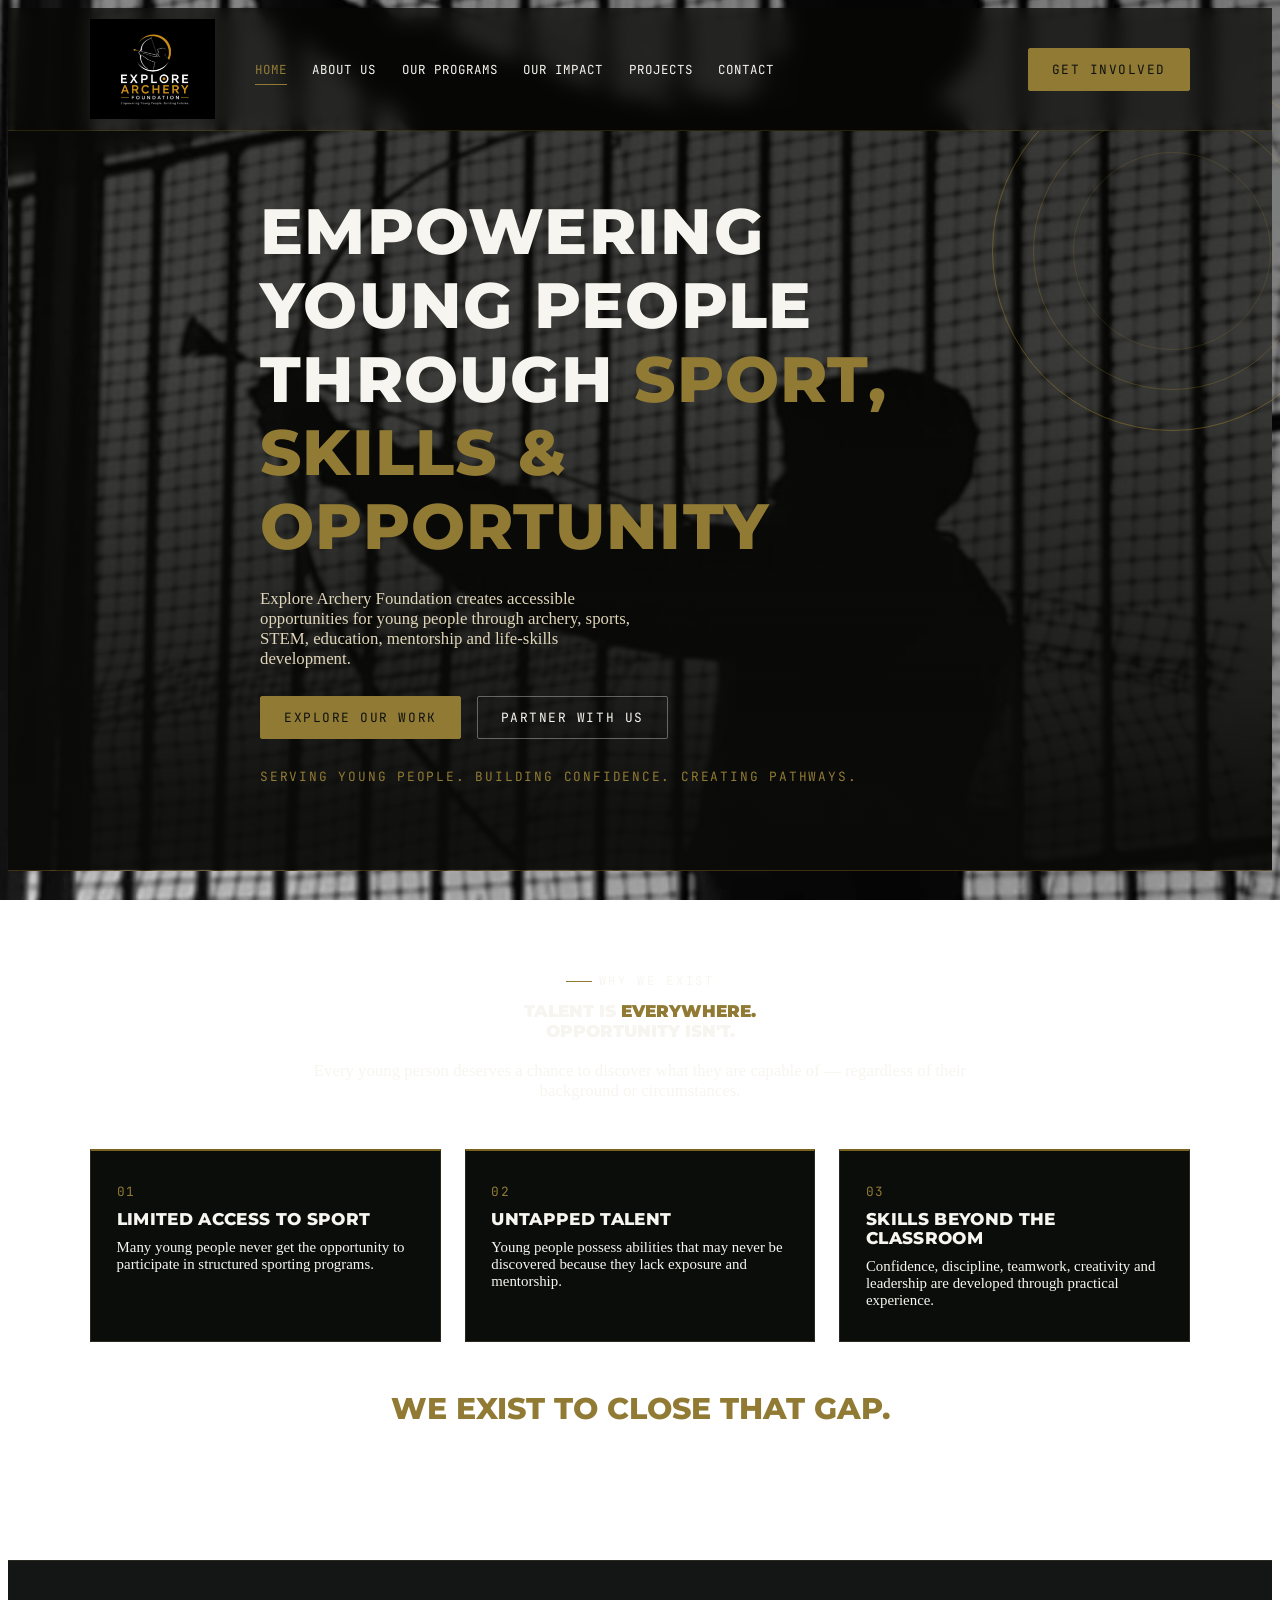
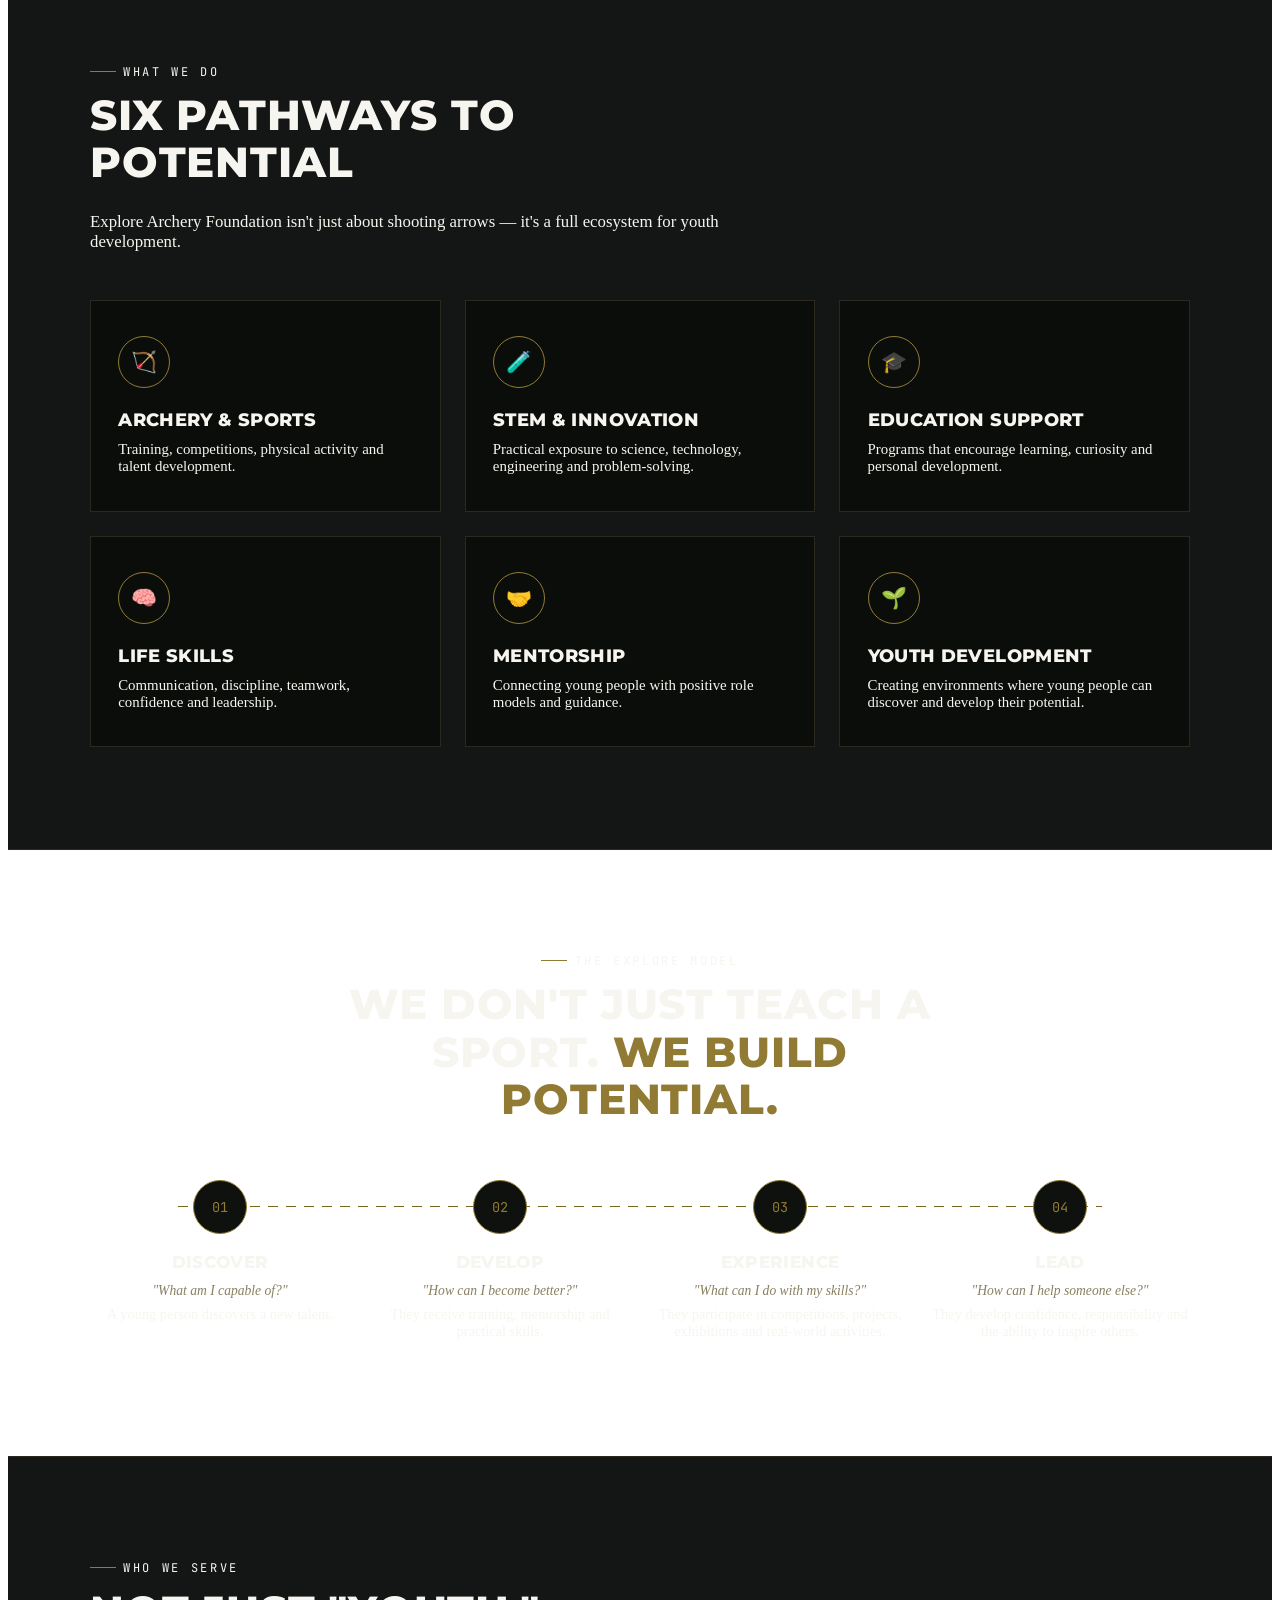
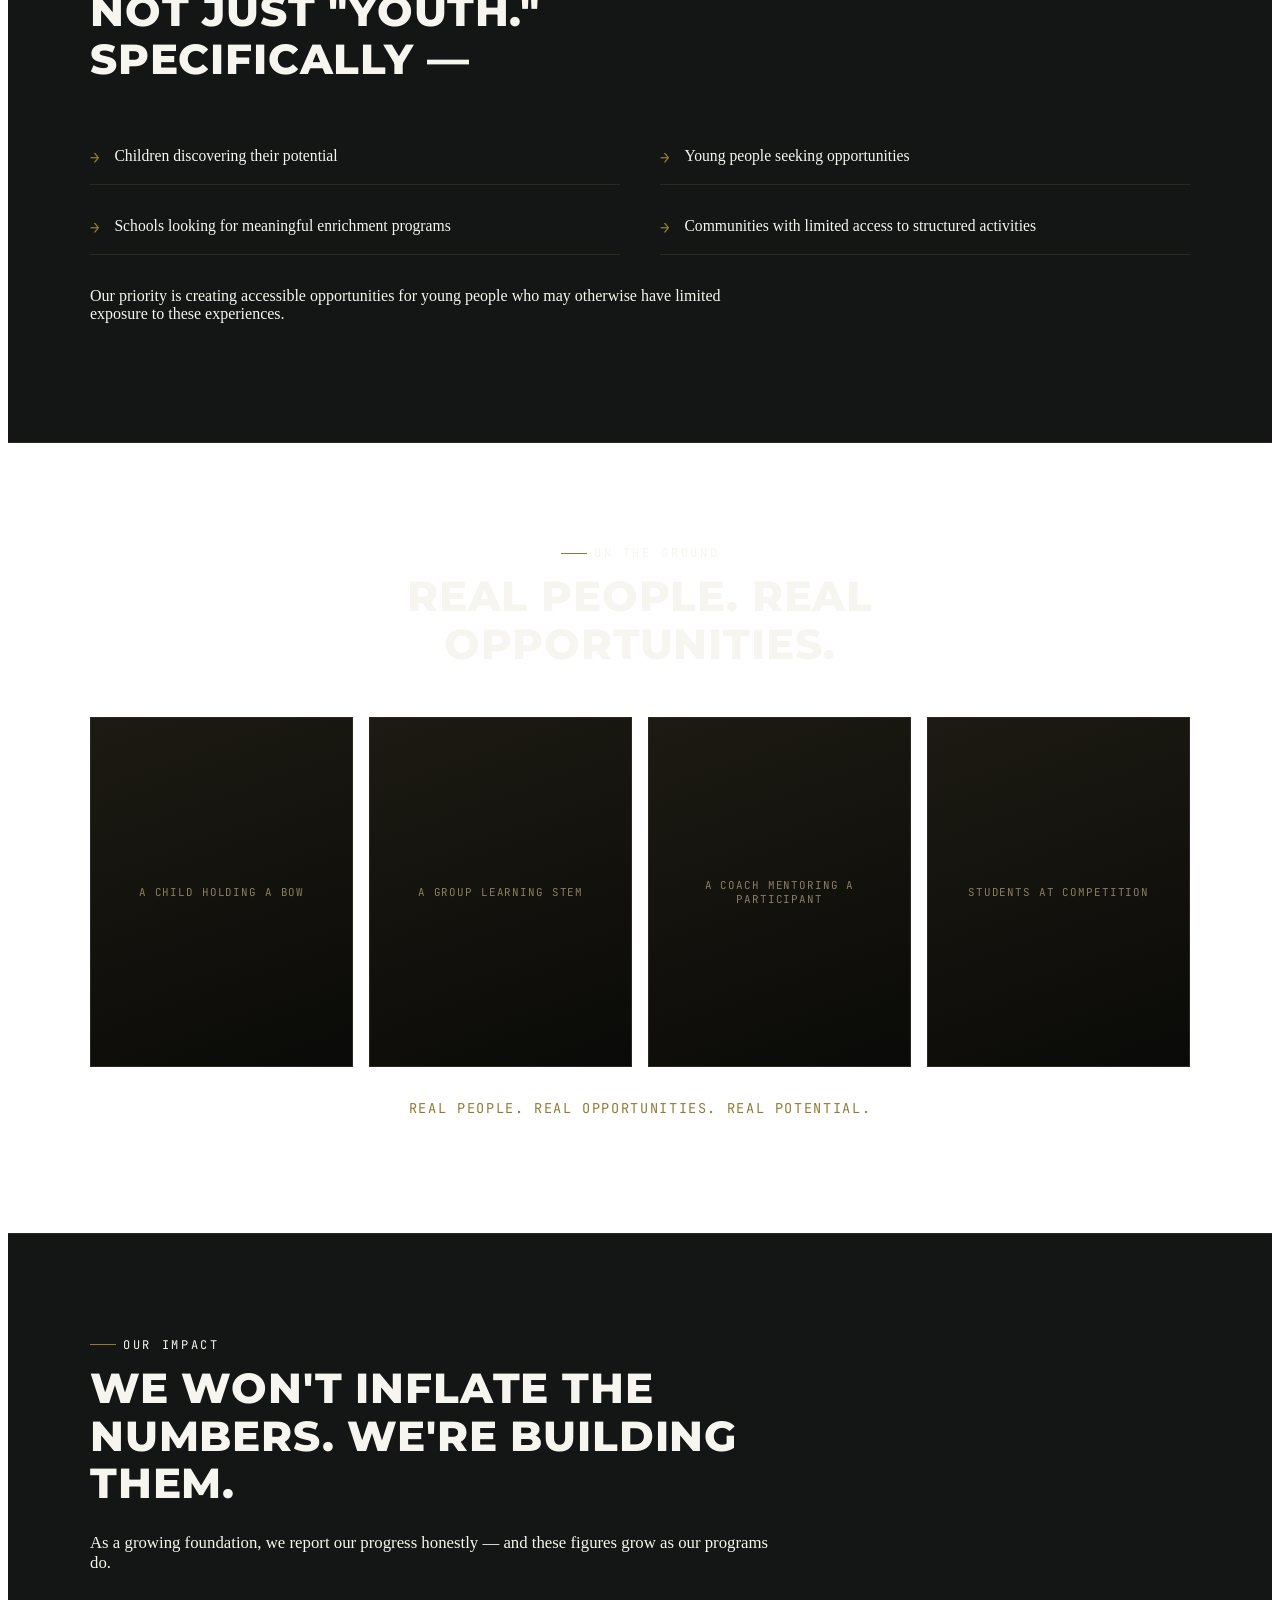
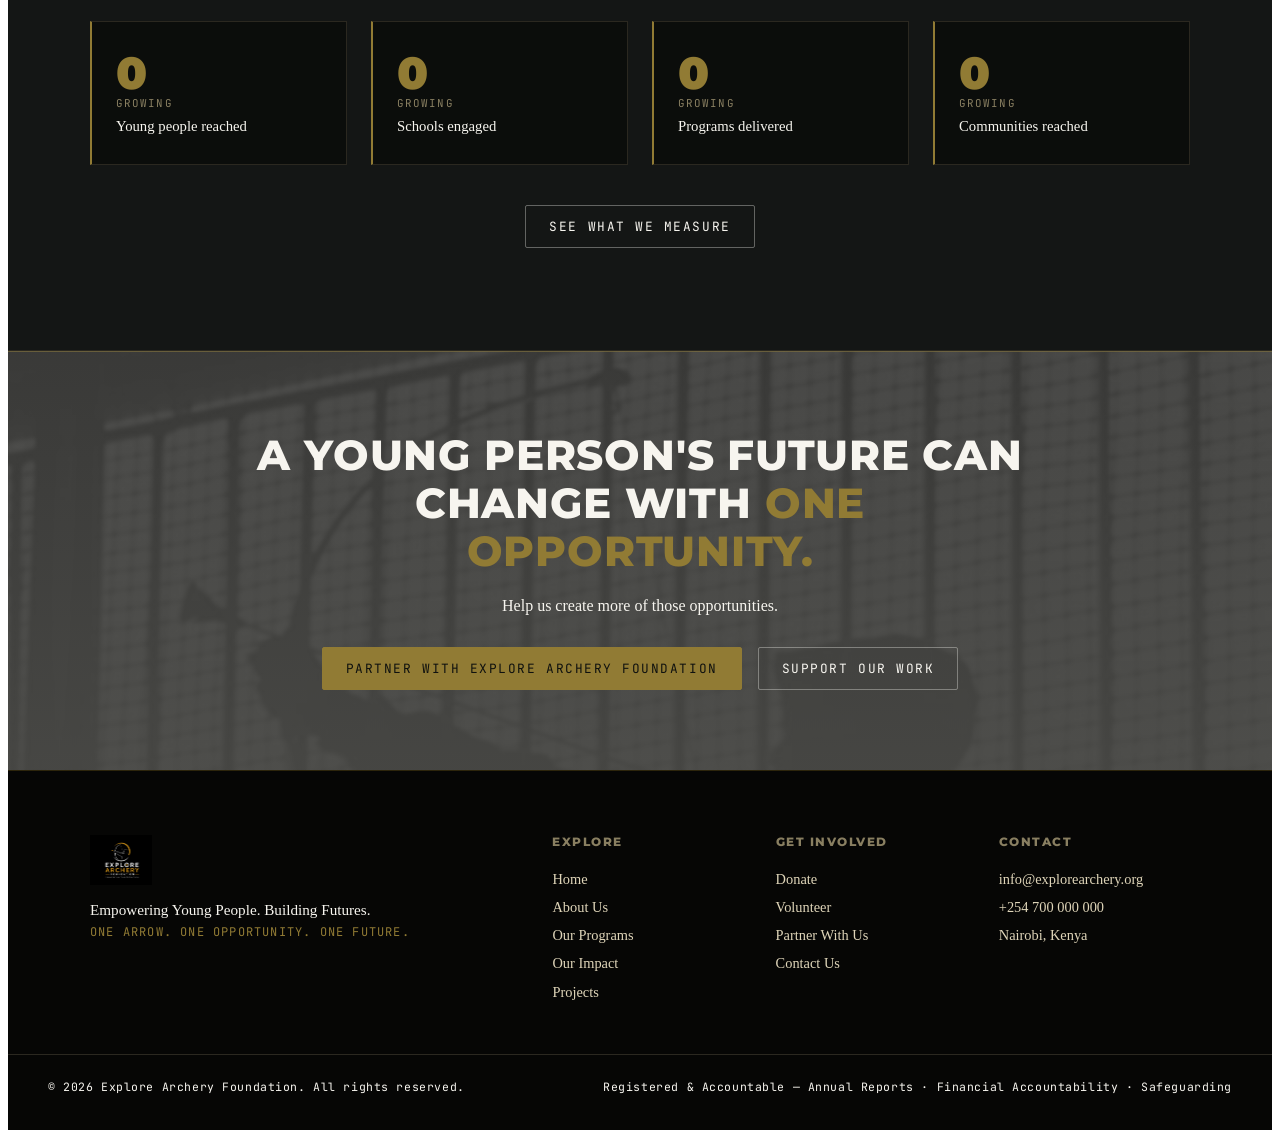
<file: index.html>
<!DOCTYPE html>
<html lang="en">
<head>
<meta charset="UTF-8">
<meta name="viewport" content="width=device-width, initial-scale=1.0">
<title>Explore Archery Foundation | Empowering Young People. Building Futures.</title>
<meta name="description" content="Explore Archery Foundation creates accessible opportunities for young people through archery, sports, STEM, education, mentorship and life-skills development.">
<link rel="icon" href="images/logo.jpeg">
<link rel="stylesheet" href="style.css">
</head>
<body>

<header class="site-header" id="siteHeader">
  <div class="header-inner">
    <a href="index.html" class="brand"><img src="images/logo.jpeg" alt="Explore Archery Foundation" class="brand-logo"></a>
    <nav class="main-nav" id="mainNav">
      <a href="index.html" class="nav-link active">Home</a>
      <a href="about.html" class="nav-link">About Us</a>
      <a href="programs.html" class="nav-link">Our Programs</a>
      <a href="impact.html" class="nav-link">Our Impact</a>
      <a href="projects.html" class="nav-link">Projects</a>
      <a href="contact.html" class="nav-link">Contact</a>
    </nav>
    <a href="get-involved.html" class="btn btn-gold nav-cta">Get Involved</a>
    <button class="nav-toggle" id="navToggle" aria-label="Toggle menu" aria-expanded="false"><span></span><span></span><span></span></button>
  </div>
</header>

<!-- HERO -->
<section class="hero">
  <div class="hero-ring"></div>
  <div class="container">
    <div class="hero-content">
      <h1>Empowering Young People Through <span class="accent">Sport, Skills &amp; Opportunity</span></h1>
      <p class="hero-lede">Explore Archery Foundation creates accessible opportunities for young people through archery, sports, STEM, education, mentorship and life-skills development.</p>
      <div class="button-row">
        <a href="programs.html" class="btn btn-gold">Explore Our Work</a>
        <a href="get-involved.html" class="btn btn-outline">Partner With Us</a>
      </div>
      <p class="hero-tagline">Serving young people. Building confidence. Creating pathways.</p>
    </div>
  </div>
</section>

<!-- WHY WE EXIST -->
<section class="section">
  <div class="container">
    <div class="section-head center reveal">
      <div class="eyebrow" style="justify-content:center">Why We Exist</div>
      <p class="section-big-line">Talent is <span class="accent">everywhere.</span><br>Opportunity isn't.</p>
      <p style="margin-top:1.2rem;">Every young person deserves a chance to discover what they are capable of — regardless of their background or circumstances.</p>
    </div>

    <div class="problem-grid">
      <div class="problem-card reveal">
        <div class="num">01</div>
        <h3>Limited access to sport</h3>
        <p>Many young people never get the opportunity to participate in structured sporting programs.</p>
      </div>
      <div class="problem-card reveal">
        <div class="num">02</div>
        <h3>Untapped talent</h3>
        <p>Young people possess abilities that may never be discovered because they lack exposure and mentorship.</p>
      </div>
      <div class="problem-card reveal">
        <div class="num">03</div>
        <h3>Skills beyond the classroom</h3>
        <p>Confidence, discipline, teamwork, creativity and leadership are developed through practical experience.</p>
      </div>
    </div>
    <p class="close-gap reveal">We exist to close that gap.</p>
  </div>
</section>

<!-- WHAT WE DO -->
<section class="section section-alt">
  <div class="container">
    <div class="section-head reveal">
      <div class="eyebrow">What We Do</div>
      <h2>Six pathways to potential</h2>
      <p>Explore Archery Foundation isn't just about shooting arrows — it's a full ecosystem for youth development.</p>
    </div>
    <div class="program-grid">
      <div class="program-card reveal"><div class="program-icon">🏹</div><h3>Archery &amp; Sports</h3><p>Training, competitions, physical activity and talent development.</p></div>
      <div class="program-card reveal"><div class="program-icon">🧪</div><h3>STEM &amp; Innovation</h3><p>Practical exposure to science, technology, engineering and problem-solving.</p></div>
      <div class="program-card reveal"><div class="program-icon">🎓</div><h3>Education Support</h3><p>Programs that encourage learning, curiosity and personal development.</p></div>
      <div class="program-card reveal"><div class="program-icon">🧠</div><h3>Life Skills</h3><p>Communication, discipline, teamwork, confidence and leadership.</p></div>
      <div class="program-card reveal"><div class="program-icon">🤝</div><h3>Mentorship</h3><p>Connecting young people with positive role models and guidance.</p></div>
      <div class="program-card reveal"><div class="program-icon">🌱</div><h3>Youth Development</h3><p>Creating environments where young people can discover and develop their potential.</p></div>
    </div>
  </div>
</section>

<!-- THE EXPLORE MODEL -->
<section class="section">
  <div class="container">
    <div class="section-head center reveal">
      <div class="eyebrow" style="justify-content:center">The Explore Model</div>
      <h2>We don't just teach a sport. <span style="color:var(--gold)">We build potential.</span></h2>
    </div>
    <div class="model-track">
      <div class="model-step reveal">
        <div class="model-dot">01</div>
        <h3>Discover</h3>
        <p class="q">"What am I capable of?"</p>
        <p>A young person discovers a new talent.</p>
      </div>
      <div class="model-step reveal">
        <div class="model-dot">02</div>
        <h3>Develop</h3>
        <p class="q">"How can I become better?"</p>
        <p>They receive training, mentorship and practical skills.</p>
      </div>
      <div class="model-step reveal">
        <div class="model-dot">03</div>
        <h3>Experience</h3>
        <p class="q">"What can I do with my skills?"</p>
        <p>They participate in competitions, projects, exhibitions and real-world activities.</p>
      </div>
      <div class="model-step reveal">
        <div class="model-dot">04</div>
        <h3>Lead</h3>
        <p class="q">"How can I help someone else?"</p>
        <p>They develop confidence, responsibility and the ability to inspire others.</p>
      </div>
    </div>
  </div>
</section>

<!-- WHO WE SERVE -->
<section class="section section-alt">
  <div class="container">
    <div class="section-head reveal">
      <div class="eyebrow">Who We Serve</div>
      <h2>Not just "youth." Specifically —</h2>
    </div>
    <div class="serve-list">
      <div class="serve-item reveal"><span class="mark">→</span><p>Children discovering their potential</p></div>
      <div class="serve-item reveal"><span class="mark">→</span><p>Young people seeking opportunities</p></div>
      <div class="serve-item reveal"><span class="mark">→</span><p>Schools looking for meaningful enrichment programs</p></div>
      <div class="serve-item reveal"><span class="mark">→</span><p>Communities with limited access to structured activities</p></div>
    </div>
    <p style="max-width:640px;">Our priority is creating accessible opportunities for young people who may otherwise have limited exposure to these experiences.</p>
  </div>
</section>

<!-- REAL FACES -->
<section class="section">
  <div class="container">
    <div class="section-head center reveal">
      <div class="eyebrow" style="justify-content:center">On The Ground</div>
      <h2>Real people. Real opportunities.</h2>
    </div>
    <div class="photo-strip">
      <div class="photo-tile reveal">A child holding a bow</div>
      <div class="photo-tile reveal">A group learning STEM</div>
      <div class="photo-tile reveal">A coach mentoring a participant</div>
      <div class="photo-tile reveal">Students at competition</div>
    </div>
    <p class="photo-caption reveal">Real people. Real opportunities. Real potential.</p>
  </div>
</section>

<!-- IMPACT SNAPSHOT -->
<section class="section section-alt">
  <div class="container">
    <div class="section-head reveal">
      <div class="eyebrow">Our Impact</div>
      <h2>We won't inflate the numbers. We're building them.</h2>
      <p>As a growing foundation, we report our progress honestly — and these figures grow as our programs do.</p>
    </div>
    <div class="stats-grid">
      <div class="stat-card reveal"><div class="stat-num" data-count="0">0</div><div class="stat-grow">Growing</div><div class="stat-label">Young people reached</div></div>
      <div class="stat-card reveal"><div class="stat-num" data-count="0">0</div><div class="stat-grow">Growing</div><div class="stat-label">Schools engaged</div></div>
      <div class="stat-card reveal"><div class="stat-num" data-count="0">0</div><div class="stat-grow">Growing</div><div class="stat-label">Programs delivered</div></div>
      <div class="stat-card reveal"><div class="stat-num" data-count="0">0</div><div class="stat-grow">Growing</div><div class="stat-label">Communities reached</div></div>
    </div>
    <div style="text-align:center;margin-top:2.5rem;">
      <a href="impact.html" class="btn btn-outline">See What We Measure</a>
    </div>
  </div>
</section>

<!-- CTA -->
<section class="cta-banner">
  <div class="container">
    <h2 class="reveal">A young person's future can change with <span style="color:var(--gold)">one opportunity.</span></h2>
    <p class="reveal">Help us create more of those opportunities.</p>
    <div class="button-row reveal" style="justify-content:center;">
      <a href="get-involved.html" class="btn btn-gold">Partner With Explore Archery Foundation</a>
      <a href="get-involved.html" class="btn btn-outline">Support Our Work</a>
    </div>
  </div>
</section>

<footer class="site-footer">
  <div class="footer-inner">
    <div class="footer-brand">
      <img src="images/logo.jpeg" alt="Explore Archery Foundation" class="footer-logo">
      <p class="footer-tagline">Empowering Young People. Building Futures.</p>
      <p class="footer-signature">One Arrow. One Opportunity. One Future.</p>
    </div>
    <div class="footer-links">
      <div class="footer-col">
        <h4>Explore</h4>
        <a href="index.html">Home</a>
        <a href="about.html">About Us</a>
        <a href="programs.html">Our Programs</a>
        <a href="impact.html">Our Impact</a>
        <a href="projects.html">Projects</a>
      </div>
      <div class="footer-col">
        <h4>Get Involved</h4>
        <a href="get-involved.html">Donate</a>
        <a href="get-involved.html#volunteer">Volunteer</a>
        <a href="get-involved.html#partner">Partner With Us</a>
        <a href="contact.html">Contact Us</a>
      </div>
      <div class="footer-col">
        <h4>Contact</h4>
        <a href="mailto:info@explorearchery.org">info@explorearchery.org</a>
        <a href="tel:+254700000000">+254 700 000 000</a>
        <span>Nairobi, Kenya</span>
      </div>
    </div>
  </div>
  <div class="footer-bottom">
    <p>&copy; 2026 Explore Archery Foundation. All rights reserved.</p>
    <p class="footer-note">Registered &amp; Accountable — Annual Reports · Financial Accountability · Safeguarding</p>
  </div>
</footer>

<script src="js.js"></script>
</body>
</html>
</file>
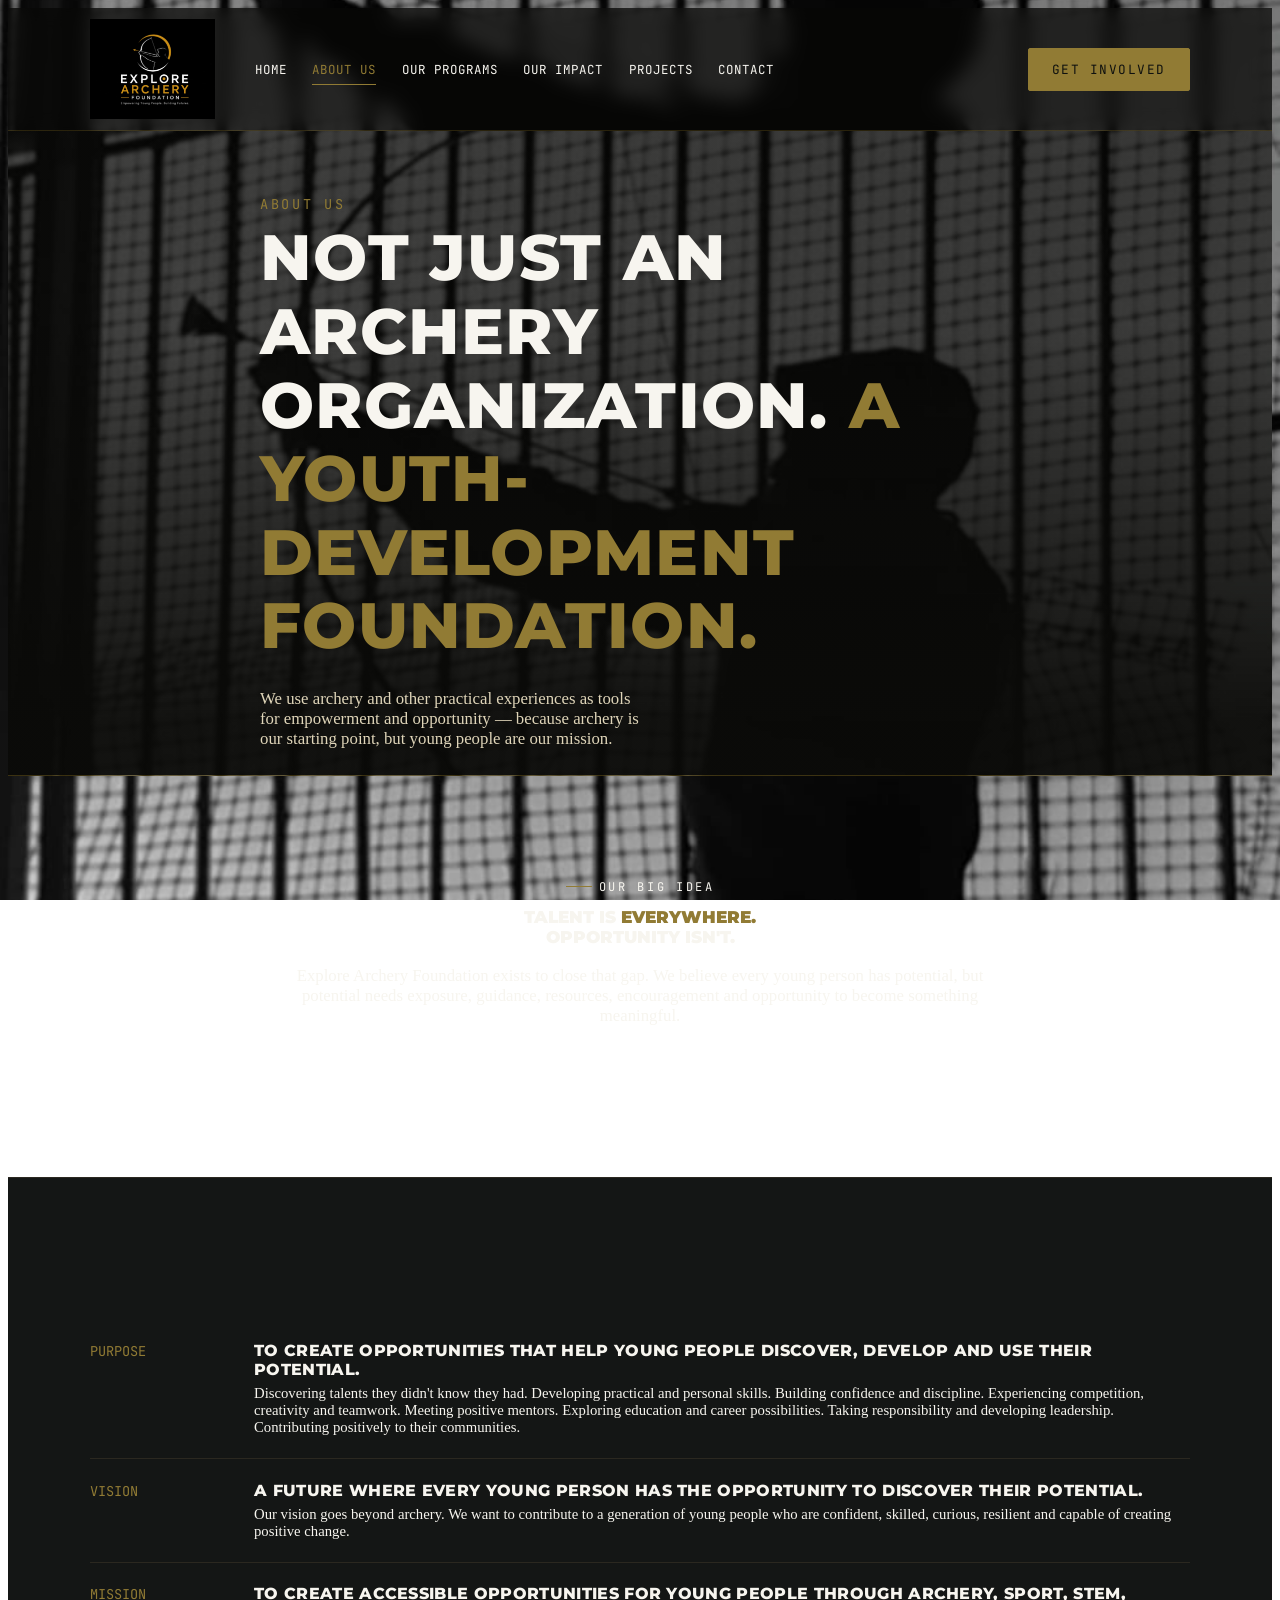
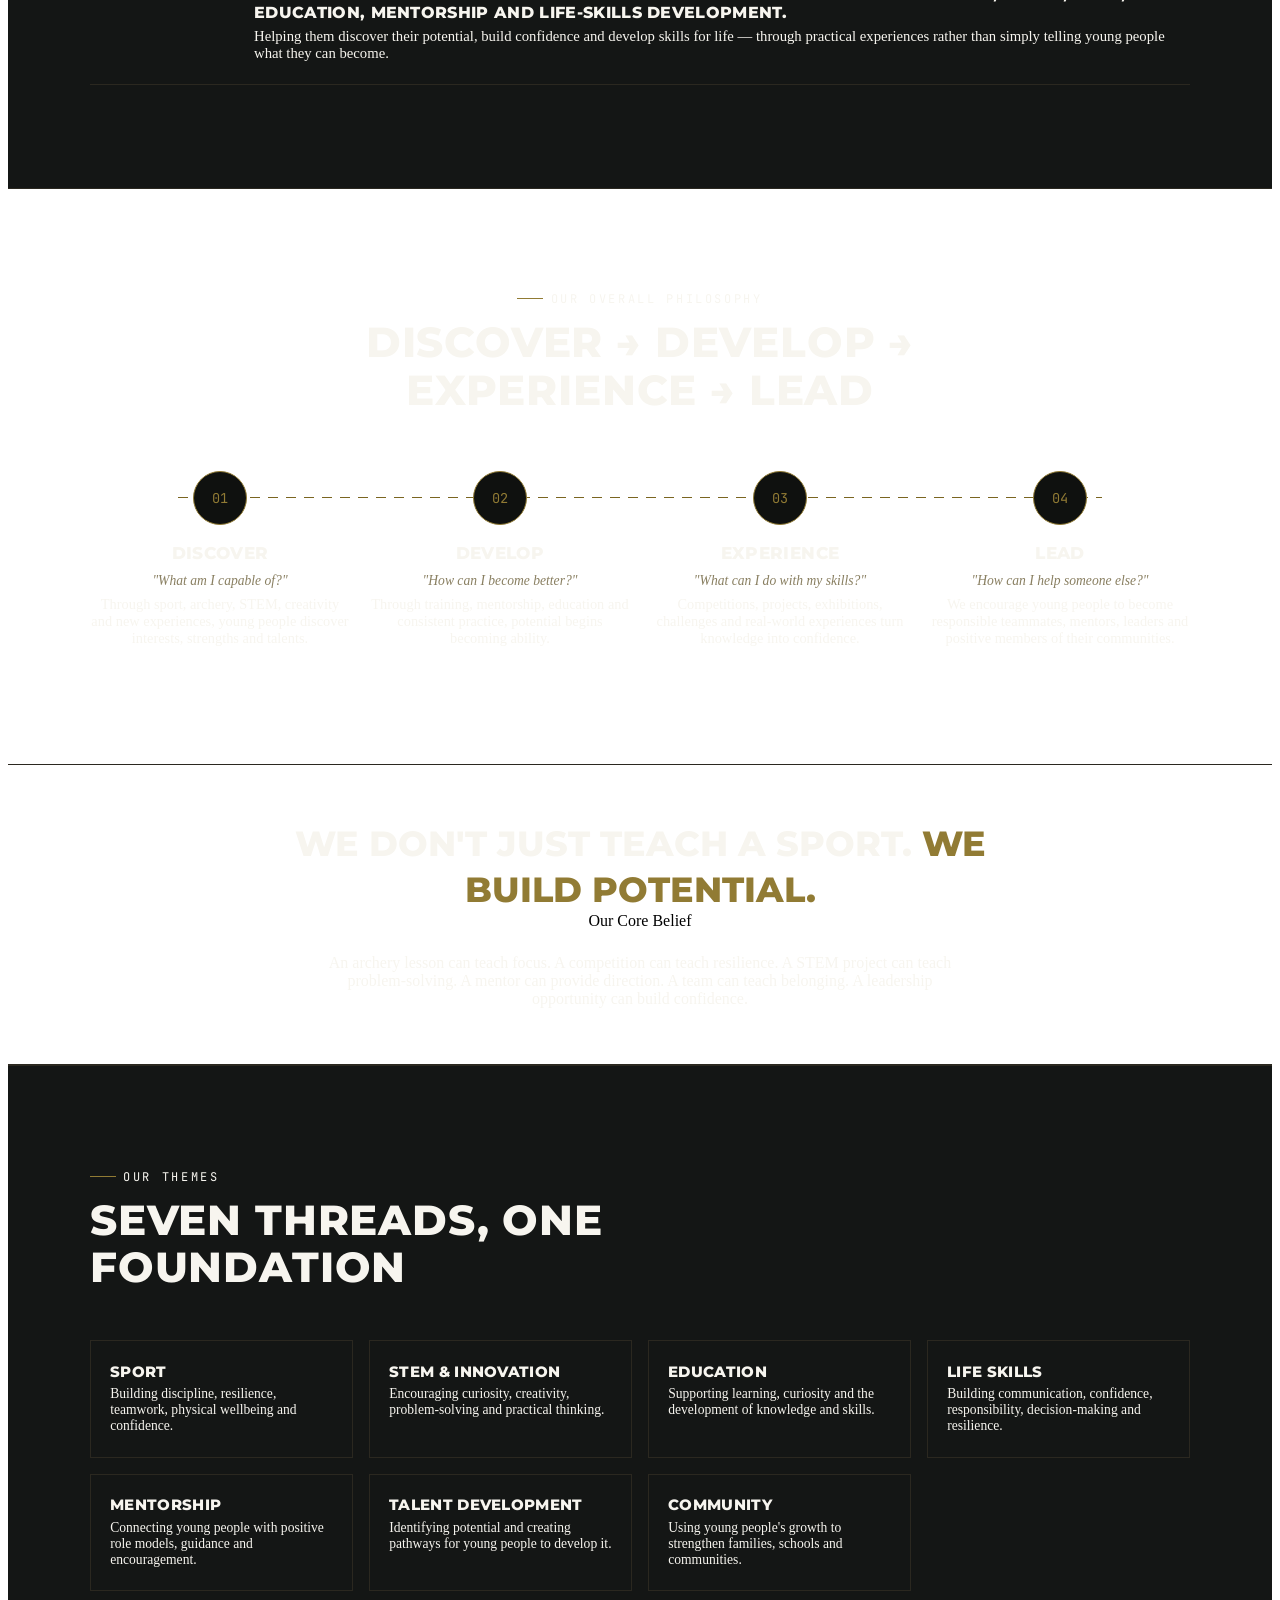
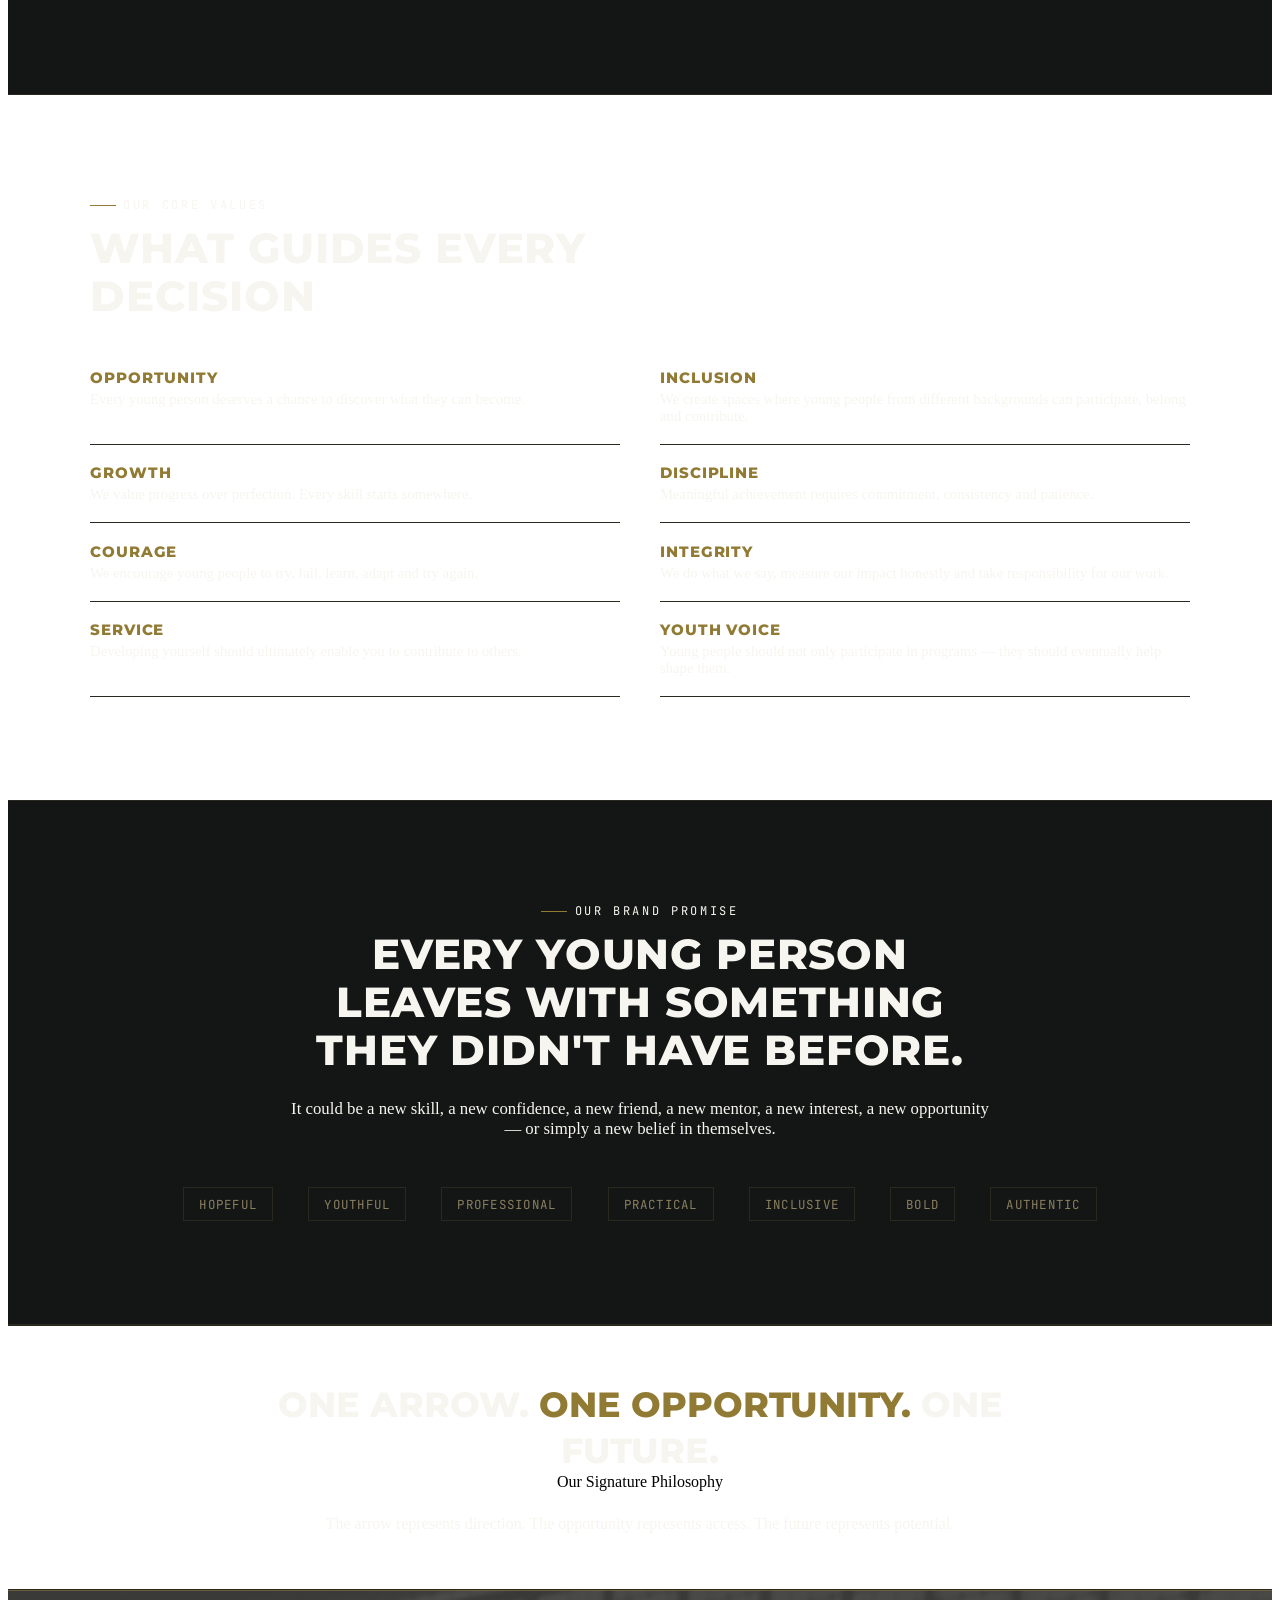
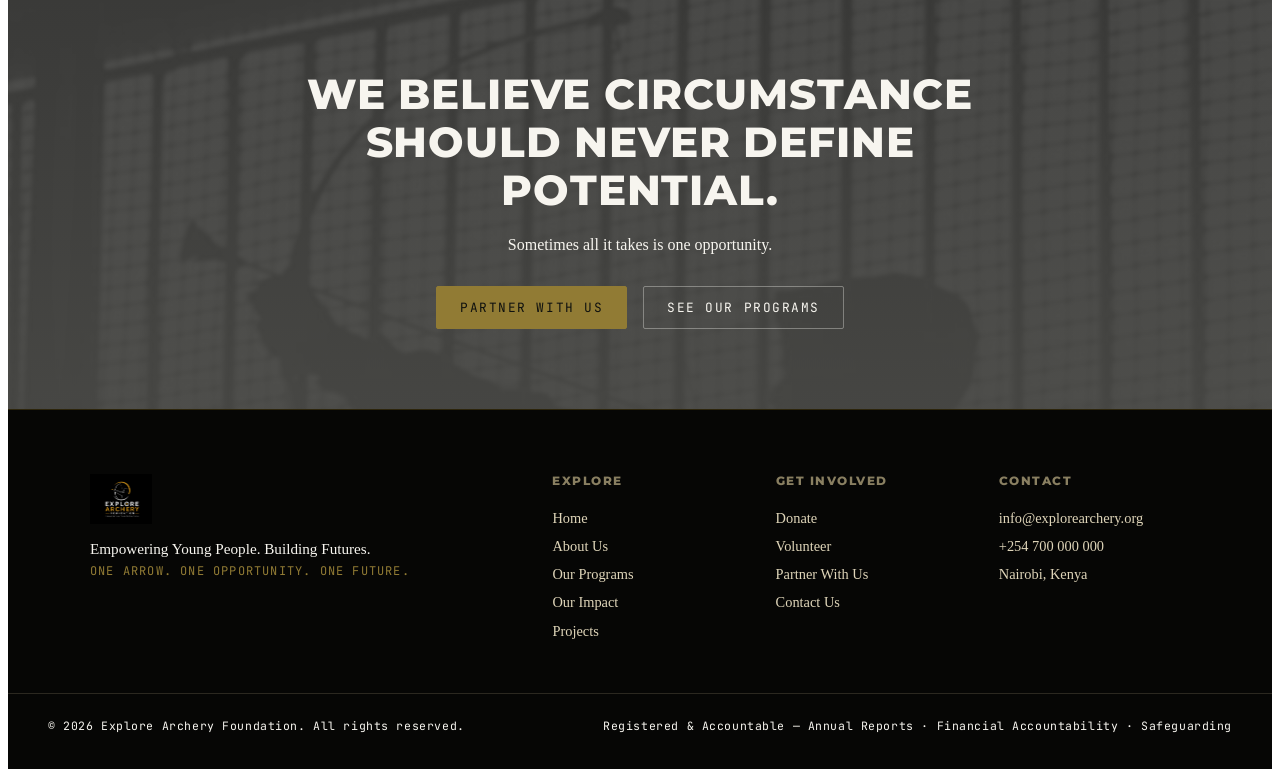
<file: about.html>
<!DOCTYPE html>
<html lang="en">
<head>
<meta charset="UTF-8">
<meta name="viewport" content="width=device-width, initial-scale=1.0">
<title>About Us | Explore Archery Foundation</title>
<meta name="description" content="Explore Archery Foundation is a youth-development foundation that uses archery, sport, STEM, education and mentorship to help young people discover their potential.">
<link rel="icon" href="images/logo.jpeg">
<link rel="stylesheet" href="style.css">
</head>
<body>

<header class="site-header" id="siteHeader">
  <div class="header-inner">
    <a href="index.html" class="brand"><img src="images/logo.jpeg" alt="Explore Archery Foundation" class="brand-logo"></a>
    <nav class="main-nav" id="mainNav">
      <a href="index.html" class="nav-link">Home</a>
      <a href="about.html" class="nav-link active">About Us</a>
      <a href="programs.html" class="nav-link">Our Programs</a>
      <a href="impact.html" class="nav-link">Our Impact</a>
      <a href="projects.html" class="nav-link">Projects</a>
      <a href="contact.html" class="nav-link">Contact</a>
    </nav>
    <a href="get-involved.html" class="btn btn-gold nav-cta">Get Involved</a>
    <button class="nav-toggle" id="navToggle" aria-label="Toggle menu" aria-expanded="false"><span></span><span></span><span></span></button>
  </div>
</header>

<section class="hero hero-inner">
  <div class="container">
    <div class="hero-content">
      <div class="hero-page-label">About Us</div>
      <h1>Not just an archery organization. <span class="accent">A youth-development foundation.</span></h1>
      <p class="hero-lede">We use archery and other practical experiences as tools for empowerment and opportunity — because archery is our starting point, but young people are our mission.</p>
    </div>
  </div>
</section>

<!-- BIG IDEA -->
<section class="section">
  <div class="container">
    <div class="section-head center reveal">
      <div class="eyebrow" style="justify-content:center">Our Big Idea</div>
      <p class="section-big-line">Talent is <span class="accent">everywhere.</span><br>Opportunity isn't.</p>
      <p style="margin-top:1.2rem;">Explore Archery Foundation exists to close that gap. We believe every young person has potential, but potential needs exposure, guidance, resources, encouragement and opportunity to become something meaningful.</p>
    </div>
  </div>
</section>

<!-- PURPOSE / VISION / MISSION -->
<section class="section section-alt">
  <div class="container">
    <div class="toc-list" style="border-top:none;">
      <div class="toc-item reveal" style="grid-template-columns: 140px 1fr;">
        <div class="toc-num">PURPOSE</div>
        <div>
          <h4>To create opportunities that help young people discover, develop and use their potential.</h4>
          <p>Discovering talents they didn't know they had. Developing practical and personal skills. Building confidence and discipline. Experiencing competition, creativity and teamwork. Meeting positive mentors. Exploring education and career possibilities. Taking responsibility and developing leadership. Contributing positively to their communities.</p>
        </div>
      </div>
      <div class="toc-item reveal" style="grid-template-columns: 140px 1fr;">
        <div class="toc-num">VISION</div>
        <div>
          <h4>A future where every young person has the opportunity to discover their potential.</h4>
          <p>Our vision goes beyond archery. We want to contribute to a generation of young people who are confident, skilled, curious, resilient and capable of creating positive change.</p>
        </div>
      </div>
      <div class="toc-item reveal" style="grid-template-columns: 140px 1fr;">
        <div class="toc-num">MISSION</div>
        <div>
          <h4>To create accessible opportunities for young people through archery, sport, STEM, education, mentorship and life-skills development.</h4>
          <p>Helping them discover their potential, build confidence and develop skills for life — through practical experiences rather than simply telling young people what they can become.</p>
        </div>
      </div>
    </div>
  </div>
</section>

<!-- PHILOSOPHY -->
<section class="section">
  <div class="container">
    <div class="section-head center reveal">
      <div class="eyebrow" style="justify-content:center">Our Overall Philosophy</div>
      <h2>Discover → Develop → Experience → Lead</h2>
    </div>
    <div class="model-track">
      <div class="model-step reveal"><div class="model-dot">01</div><h3>Discover</h3><p class="q">"What am I capable of?"</p><p>Through sport, archery, STEM, creativity and new experiences, young people discover interests, strengths and talents.</p></div>
      <div class="model-step reveal"><div class="model-dot">02</div><h3>Develop</h3><p class="q">"How can I become better?"</p><p>Through training, mentorship, education and consistent practice, potential begins becoming ability.</p></div>
      <div class="model-step reveal"><div class="model-dot">03</div><h3>Experience</h3><p class="q">"What can I do with my skills?"</p><p>Competitions, projects, exhibitions, challenges and real-world experiences turn knowledge into confidence.</p></div>
      <div class="model-step reveal"><div class="model-dot">04</div><h3>Lead</h3><p class="q">"How can I help someone else?"</p><p>We encourage young people to become responsible teammates, mentors, leaders and positive members of their communities.</p></div>
    </div>
  </div>
</section>

<!-- CORE BELIEF -->
<section class="statement">
  <div class="container">
    <blockquote class="reveal">We don't just teach a sport. <span class="accent">We build potential.</span></blockquote>
    Our Core Belief
    <p style="max-width:640px;margin:1.5rem auto 0;text-align:center;">An archery lesson can teach focus. A competition can teach resilience. A STEM project can teach problem-solving. A mentor can provide direction. A team can teach belonging. A leadership opportunity can build confidence.</p>
  </div>
</section>

<!-- THEMES -->
<section class="section section-alt">
  <div class="container">
    <div class="section-head reveal">
      <div class="eyebrow">Our Themes</div>
      <h2>Seven threads, one foundation</h2>
    </div>
    <div class="theme-grid">
      <div class="theme-card reveal"><h4>Sport</h4><p>Building discipline, resilience, teamwork, physical wellbeing and confidence.</p></div>
      <div class="theme-card reveal"><h4>STEM &amp; Innovation</h4><p>Encouraging curiosity, creativity, problem-solving and practical thinking.</p></div>
      <div class="theme-card reveal"><h4>Education</h4><p>Supporting learning, curiosity and the development of knowledge and skills.</p></div>
      <div class="theme-card reveal"><h4>Life Skills</h4><p>Building communication, confidence, responsibility, decision-making and resilience.</p></div>
      <div class="theme-card reveal"><h4>Mentorship</h4><p>Connecting young people with positive role models, guidance and encouragement.</p></div>
      <div class="theme-card reveal"><h4>Talent Development</h4><p>Identifying potential and creating pathways for young people to develop it.</p></div>
      <div class="theme-card reveal"><h4>Community</h4><p>Using young people's growth to strengthen families, schools and communities.</p></div>
    </div>
  </div>
</section>

<!-- VALUES -->
<section class="section">
  <div class="container">
    <div class="section-head reveal">
      <div class="eyebrow">Our Core Values</div>
      <h2>What guides every decision</h2>
    </div>
    <div class="values-grid">
      <div class="value-item reveal"><h3>Opportunity</h3><p>Every young person deserves a chance to discover what they can become.</p></div>
      <div class="value-item reveal"><h3>Inclusion</h3><p>We create spaces where young people from different backgrounds can participate, belong and contribute.</p></div>
      <div class="value-item reveal"><h3>Growth</h3><p>We value progress over perfection. Every skill starts somewhere.</p></div>
      <div class="value-item reveal"><h3>Discipline</h3><p>Meaningful achievement requires commitment, consistency and patience.</p></div>
      <div class="value-item reveal"><h3>Courage</h3><p>We encourage young people to try, fail, learn, adapt and try again.</p></div>
      <div class="value-item reveal"><h3>Integrity</h3><p>We do what we say, measure our impact honestly and take responsibility for our work.</p></div>
      <div class="value-item reveal"><h3>Service</h3><p>Developing yourself should ultimately enable you to contribute to others.</p></div>
      <div class="value-item reveal"><h3>Youth Voice</h3><p>Young people should not only participate in programs — they should eventually help shape them.</p></div>
    </div>
  </div>
</section>

<!-- BRAND PROMISE / PERSONALITY -->
<section class="section section-alt">
  <div class="container">
    <div class="section-head center reveal">
      <div class="eyebrow" style="justify-content:center">Our Brand Promise</div>
      <h2>Every young person leaves with something they didn't have before.</h2>
      <p style="margin-top:1rem;">It could be a new skill, a new confidence, a new friend, a new mentor, a new interest, a new opportunity — or simply a new belief in themselves.</p>
    </div>
    <div class="trust-bar reveal">
      <span>Hopeful</span><span>Youthful</span><span>Professional</span><span>Practical</span><span>Inclusive</span><span>Bold</span><span>Authentic</span>
    </div>
  </div>
</section>

<!-- SIGNATURE -->
<section class="statement">
  <div class="container">
    <blockquote class="reveal">One Arrow. <span class="accent">One Opportunity.</span> One Future.</blockquote>
    Our Signature Philosophy
    <p style="max-width:640px;margin:1.5rem auto 0;text-align:center;">The arrow represents direction. The opportunity represents access. The future represents potential.</p>
  </div>
</section>

<section class="cta-banner">
  <div class="container">
    <h2 class="reveal">We believe circumstance should never define potential.</h2>
    <p class="reveal">Sometimes all it takes is one opportunity.</p>
    <div class="button-row reveal" style="justify-content:center;">
      <a href="get-involved.html" class="btn btn-gold">Partner With Us</a>
      <a href="programs.html" class="btn btn-outline">See Our Programs</a>
    </div>
  </div>
</section>

<footer class="site-footer">
  <div class="footer-inner">
    <div class="footer-brand">
      <img src="images/logo.jpeg" alt="Explore Archery Foundation" class="footer-logo">
      <p class="footer-tagline">Empowering Young People. Building Futures.</p>
      <p class="footer-signature">One Arrow. One Opportunity. One Future.</p>
    </div>
    <div class="footer-links">
      <div class="footer-col">
        <h4>Explore</h4>
        <a href="index.html">Home</a>
        <a href="about.html">About Us</a>
        <a href="programs.html">Our Programs</a>
        <a href="impact.html">Our Impact</a>
        <a href="projects.html">Projects</a>
      </div>
      <div class="footer-col">
        <h4>Get Involved</h4>
        <a href="get-involved.html">Donate</a>
        <a href="get-involved.html#volunteer">Volunteer</a>
        <a href="get-involved.html#partner">Partner With Us</a>
        <a href="contact.html">Contact Us</a>
      </div>
      <div class="footer-col">
        <h4>Contact</h4>
        <a href="mailto:info@explorearchery.org">info@explorearchery.org</a>
        <a href="tel:+254700000000">+254 700 000 000</a>
        <span>Nairobi, Kenya</span>
      </div>
    </div>
  </div>
  <div class="footer-bottom">
    <p>&copy; 2026 Explore Archery Foundation. All rights reserved.</p>
    <p class="footer-note">Registered &amp; Accountable — Annual Reports · Financial Accountability · Safeguarding</p>
  </div>
</footer>

<script src="js.js"></script>
</body>
</html>
</file>
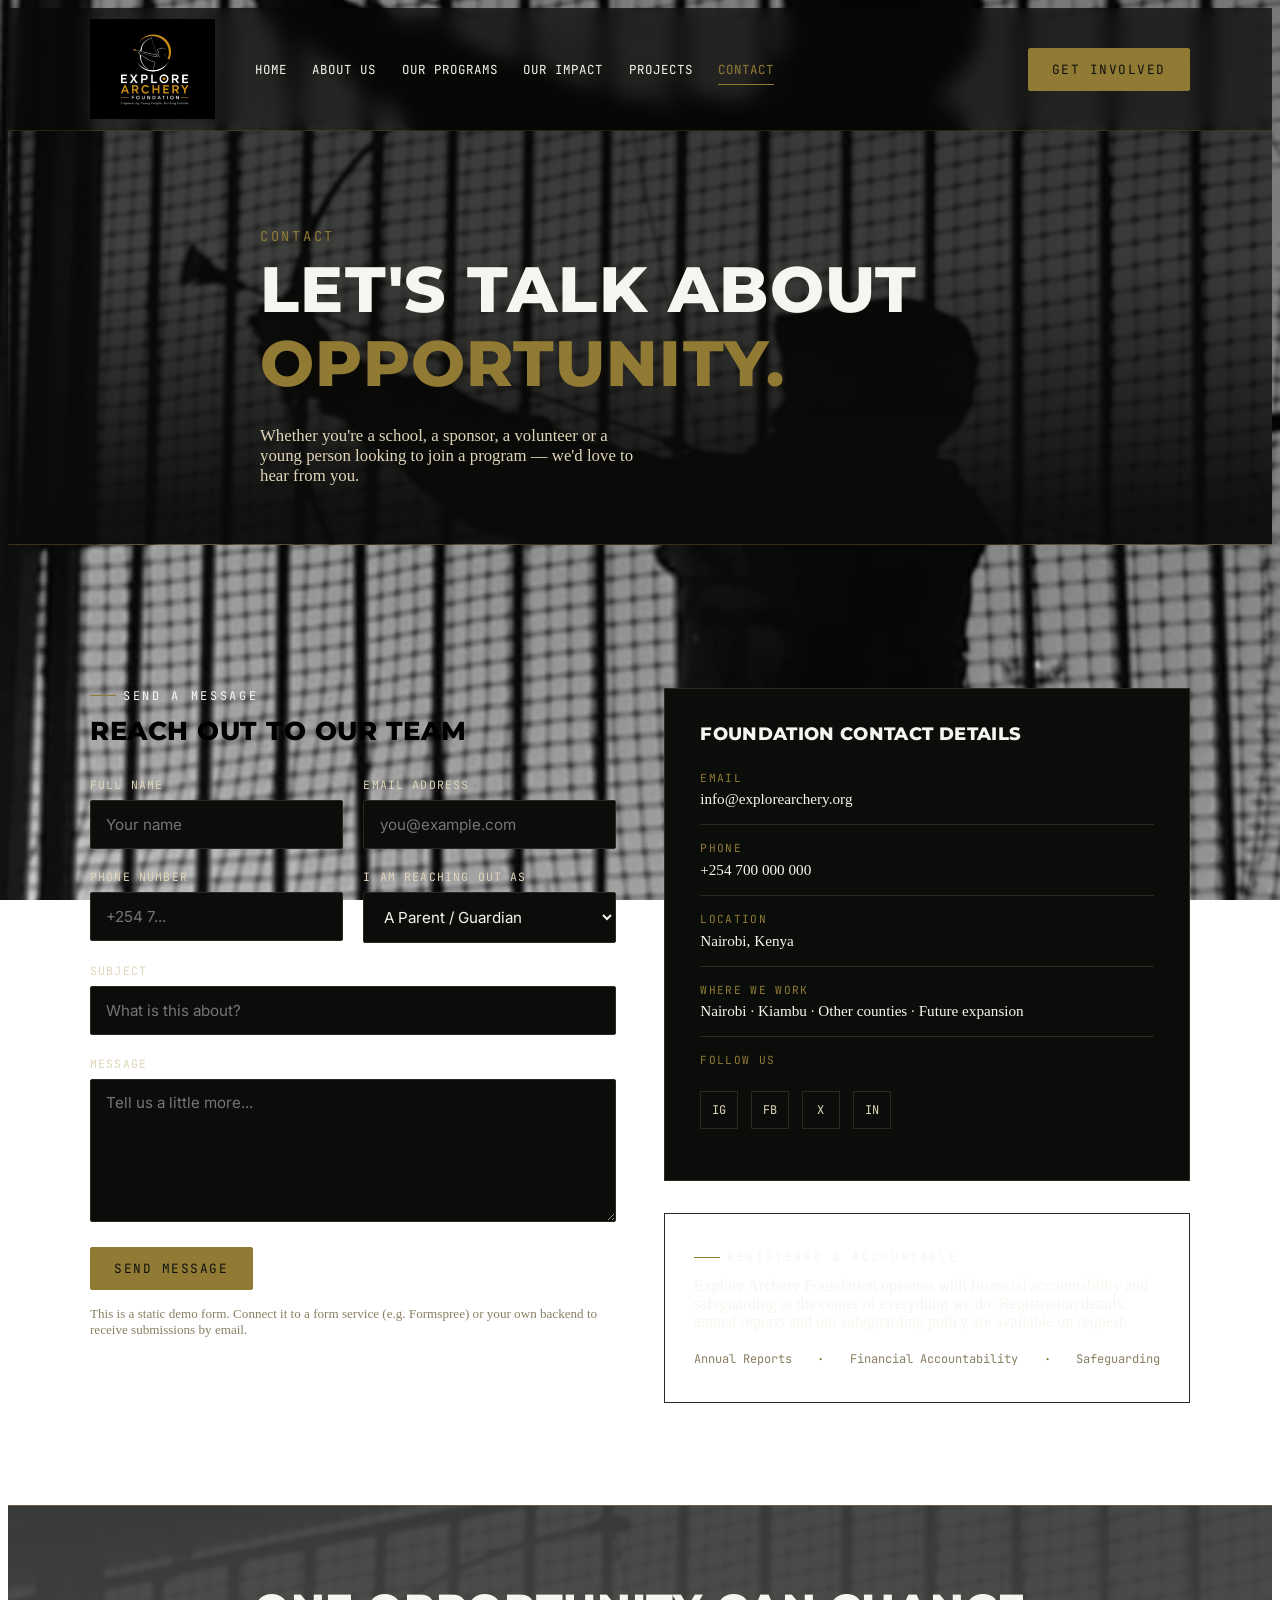
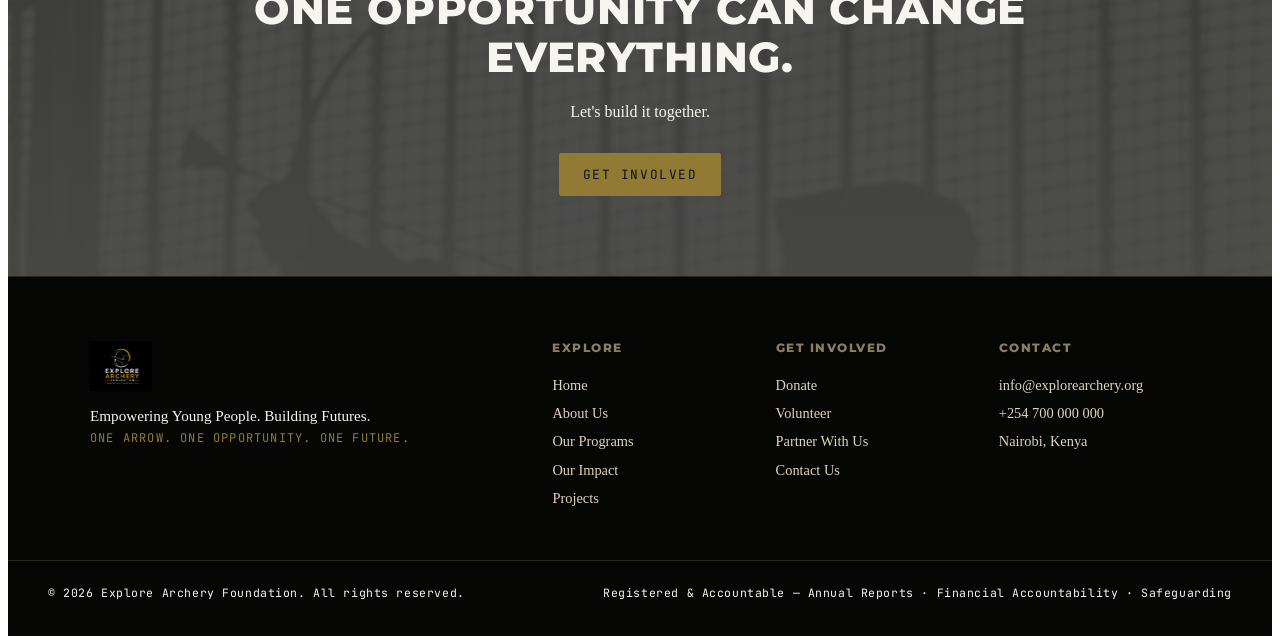
<file: contact.html>
<!DOCTYPE html>
<html lang="en">
<head>
<meta charset="UTF-8">
<meta name="viewport" content="width=device-width, initial-scale=1.0">
<title>Contact | Explore Archery Foundation</title>
<meta name="description" content="Get in touch with Explore Archery Foundation — for partnerships, volunteering, media enquiries or to bring a program to your school or community.">
<link rel="icon" href="images/logo.jpeg">
<link rel="stylesheet" href="style.css">
</head>
<body>

<header class="site-header" id="siteHeader">
  <div class="header-inner">
    <a href="index.html" class="brand"><img src="images/logo.jpeg" alt="Explore Archery Foundation" class="brand-logo"></a>
    <nav class="main-nav" id="mainNav">
      <a href="index.html" class="nav-link">Home</a>
      <a href="about.html" class="nav-link">About Us</a>
      <a href="programs.html" class="nav-link">Our Programs</a>
      <a href="impact.html" class="nav-link">Our Impact</a>
      <a href="projects.html" class="nav-link">Projects</a>
      <a href="contact.html" class="nav-link active">Contact</a>
    </nav>
    <a href="get-involved.html" class="btn btn-gold nav-cta">Get Involved</a>
    <button class="nav-toggle" id="navToggle" aria-label="Toggle menu" aria-expanded="false"><span></span><span></span><span></span></button>
  </div>
</header>

<section class="hero hero-inner">
  <div class="container">
    <div class="hero-content">
      <div class="hero-page-label">Contact</div>
      <h1>Let's talk about <span class="accent">opportunity.</span></h1>
      <p class="hero-lede">Whether you're a school, a sponsor, a volunteer or a young person looking to join a program — we'd love to hear from you.</p>
    </div>
  </div>
</section>

<section class="section">
  <div class="container">
    <div class="contact-layout">

      <!-- FORM -->
      <div class="reveal">
        <div class="eyebrow">Send A Message</div>
        <h2 style="font-size:1.6rem;">Reach Out To Our Team</h2>
        <form id="contactForm" style="margin-top:2rem;">
          <div class="form-row-2">
            <div class="form-group">
              <label for="fullName">Full Name</label>
              <input type="text" id="fullName" name="fullName" required placeholder="Your name">
            </div>
            <div class="form-group">
              <label for="email">Email Address</label>
              <input type="email" id="email" name="email" required placeholder="you@example.com">
            </div>
          </div>
          <div class="form-row-2">
            <div class="form-group">
              <label for="phone">Phone Number</label>
              <input type="tel" id="phone" name="phone" placeholder="+254 7...">
            </div>
            <div class="form-group">
              <label for="reason">I Am Reaching Out As</label>
              <select id="reason" name="reason">
                <option>A Parent / Guardian</option>
                <option>A School</option>
                <option>A Potential Donor</option>
                <option>A Corporate Partner</option>
                <option>A Volunteer</option>
                <option>Media / Press</option>
                <option>Other</option>
              </select>
            </div>
          </div>
          <div class="form-group">
            <label for="subject">Subject</label>
            <input type="text" id="subject" name="subject" required placeholder="What is this about?">
          </div>
          <div class="form-group">
            <label for="message">Message</label>
            <textarea id="message" name="message" rows="6" required placeholder="Tell us a little more..."></textarea>
          </div>
          <button type="submit" class="btn btn-gold">Send Message</button>
          <div id="contactSuccess" class="form-success">Thank you — your message has been received. Our team will respond within 2–3 working days.</div>
          <p class="form-note">This is a static demo form. Connect it to a form service (e.g. Formspree) or your own backend to receive submissions by email.</p>
        </form>
      </div>

      <!-- INFO -->
      <div class="reveal">
        <div class="contact-info-block">
          <h3>Foundation Contact Details</h3>
          <div class="contact-row">
            <span class="label">Email</span>
            <a href="mailto:info@explorearchery.org">info@explorearchery.org</a>
          </div>
          <div class="contact-row">
            <span class="label">Phone</span>
            <a href="tel:+254700000000">+254 700 000 000</a>
          </div>
          <div class="contact-row">
            <span class="label">Location</span>
            <span>Nairobi, Kenya</span>
          </div>
          <div class="contact-row">
            <span class="label">Where We Work</span>
            <span>Nairobi · Kiambu · Other counties · Future expansion</span>
          </div>
          <div class="contact-row">
            <span class="label">Follow Us</span>
            <div class="social-row">
              <a href="#" aria-label="Instagram">IG</a>
              <a href="#" aria-label="Facebook">FB</a>
              <a href="#" aria-label="X / Twitter">X</a>
              <a href="#" aria-label="LinkedIn">IN</a>
            </div>
          </div>
        </div>

        <div class="statement" style="border:1px solid var(--line);margin-top:2rem;padding:2.2rem 1.8rem;text-align:left;">
          <p class="eyebrow">Registered &amp; Accountable</p>
          <p style="margin:0;">Explore Archery Foundation operates with financial accountability and safeguarding at the center of everything we do. Registration details, annual reports and our safeguarding policy are available on request.</p>
          <div class="accountability-row" style="justify-content:flex-start;margin-top:1.2rem;">
            <span>Annual Reports</span>
            <span>Financial Accountability</span>
            <span>Safeguarding</span>
          </div>
        </div>
      </div>

    </div>
  </div>
</section>

<section class="cta-banner">
  <div class="container">
    <h2 class="reveal">One opportunity can change everything.</h2>
    <p class="reveal">Let's build it together.</p>
    <div class="button-row reveal" style="justify-content:center;">
      <a href="get-involved.html" class="btn btn-gold">Get Involved</a>
    </div>
  </div>
</section>

<footer class="site-footer">
  <div class="footer-inner">
    <div class="footer-brand">
      <img src="images/logo.jpeg" alt="Explore Archery Foundation" class="footer-logo">
      <p class="footer-tagline">Empowering Young People. Building Futures.</p>
      <p class="footer-signature">One Arrow. One Opportunity. One Future.</p>
    </div>
    <div class="footer-links">
      <div class="footer-col">
        <h4>Explore</h4>
        <a href="index.html">Home</a>
        <a href="about.html">About Us</a>
        <a href="programs.html">Our Programs</a>
        <a href="impact.html">Our Impact</a>
        <a href="projects.html">Projects</a>
      </div>
      <div class="footer-col">
        <h4>Get Involved</h4>
        <a href="get-involved.html">Donate</a>
        <a href="get-involved.html#volunteer">Volunteer</a>
        <a href="get-involved.html#partner">Partner With Us</a>
        <a href="contact.html">Contact Us</a>
      </div>
      <div class="footer-col">
        <h4>Contact</h4>
        <a href="mailto:info@explorearchery.org">info@explorearchery.org</a>
        <a href="tel:+254700000000">+254 700 000 000</a>
        <span>Nairobi, Kenya</span>
      </div>
    </div>
  </div>
  <div class="footer-bottom">
    <p>&copy; 2026 Explore Archery Foundation. All rights reserved.</p>
    <p class="footer-note">Registered &amp; Accountable — Annual Reports · Financial Accountability · Safeguarding</p>
  </div>
</footer>

<script src="js.js"></script>
</body>
</html>
</file>
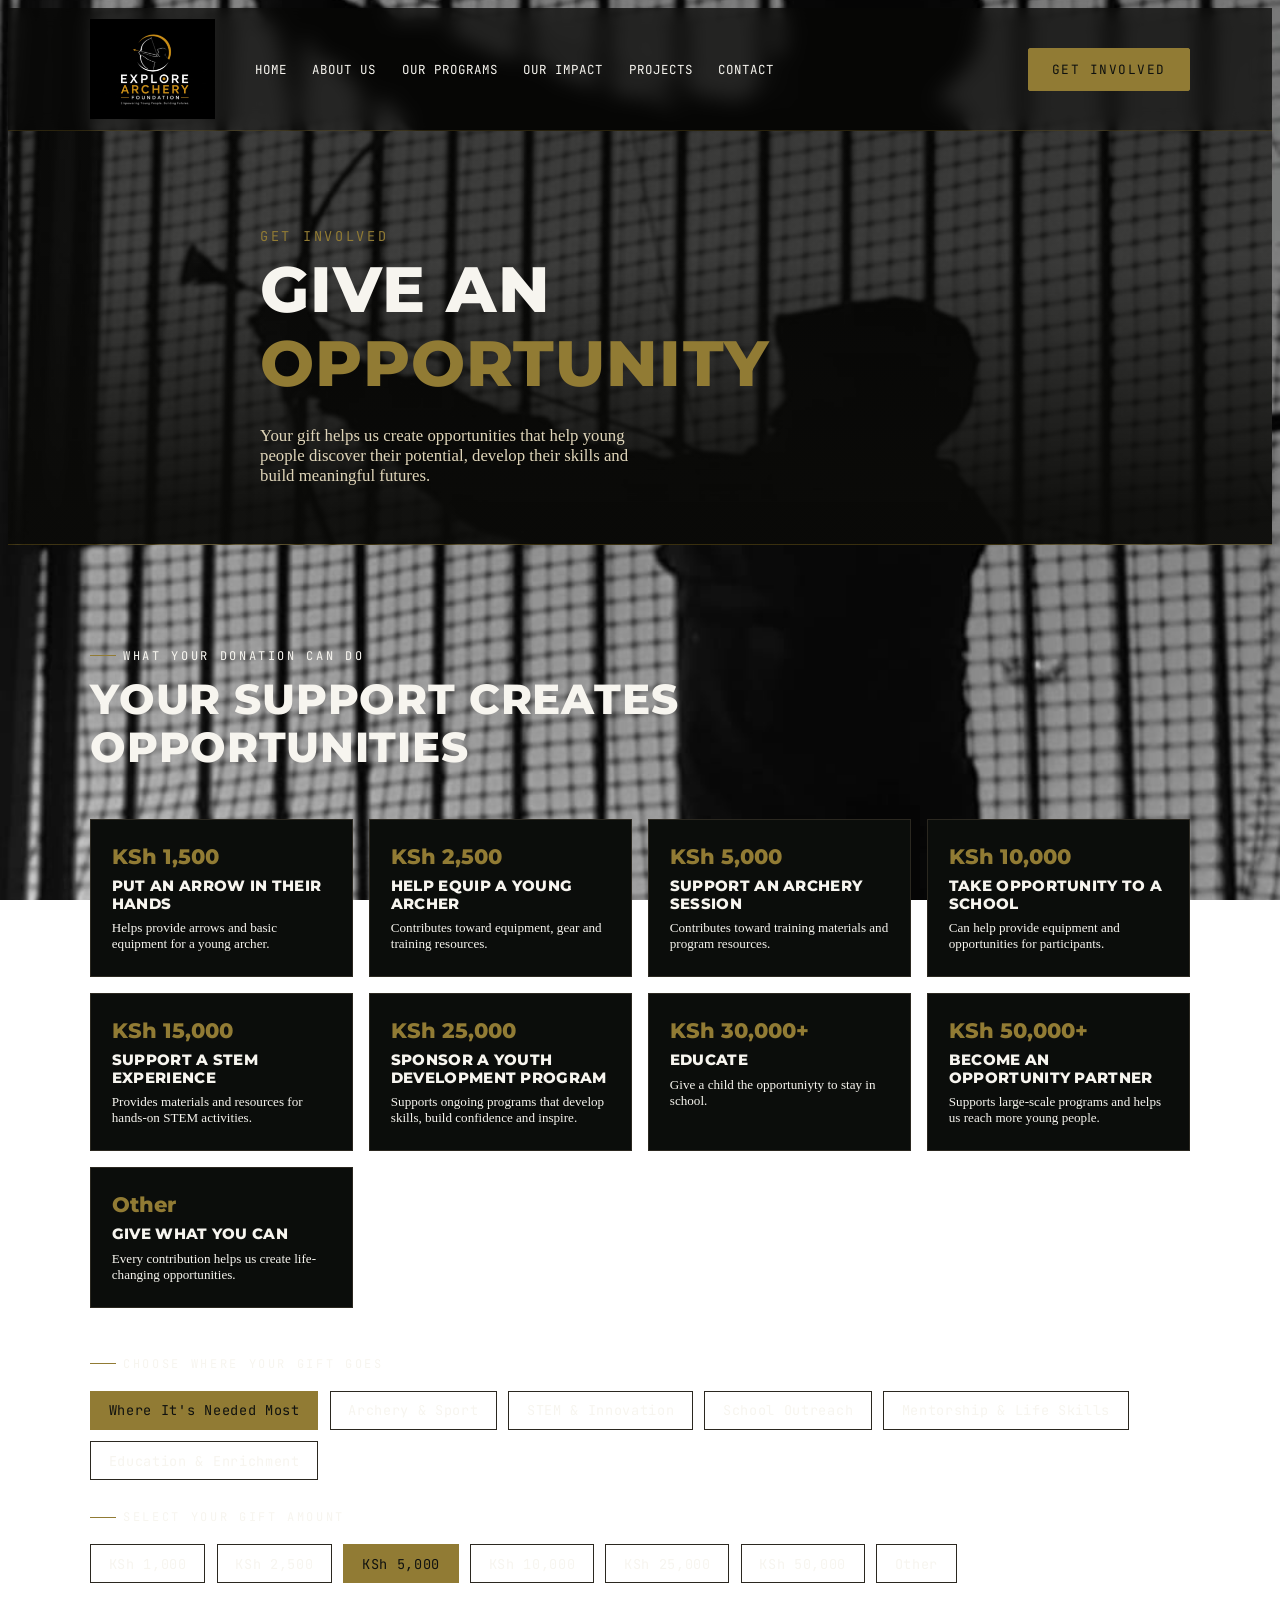
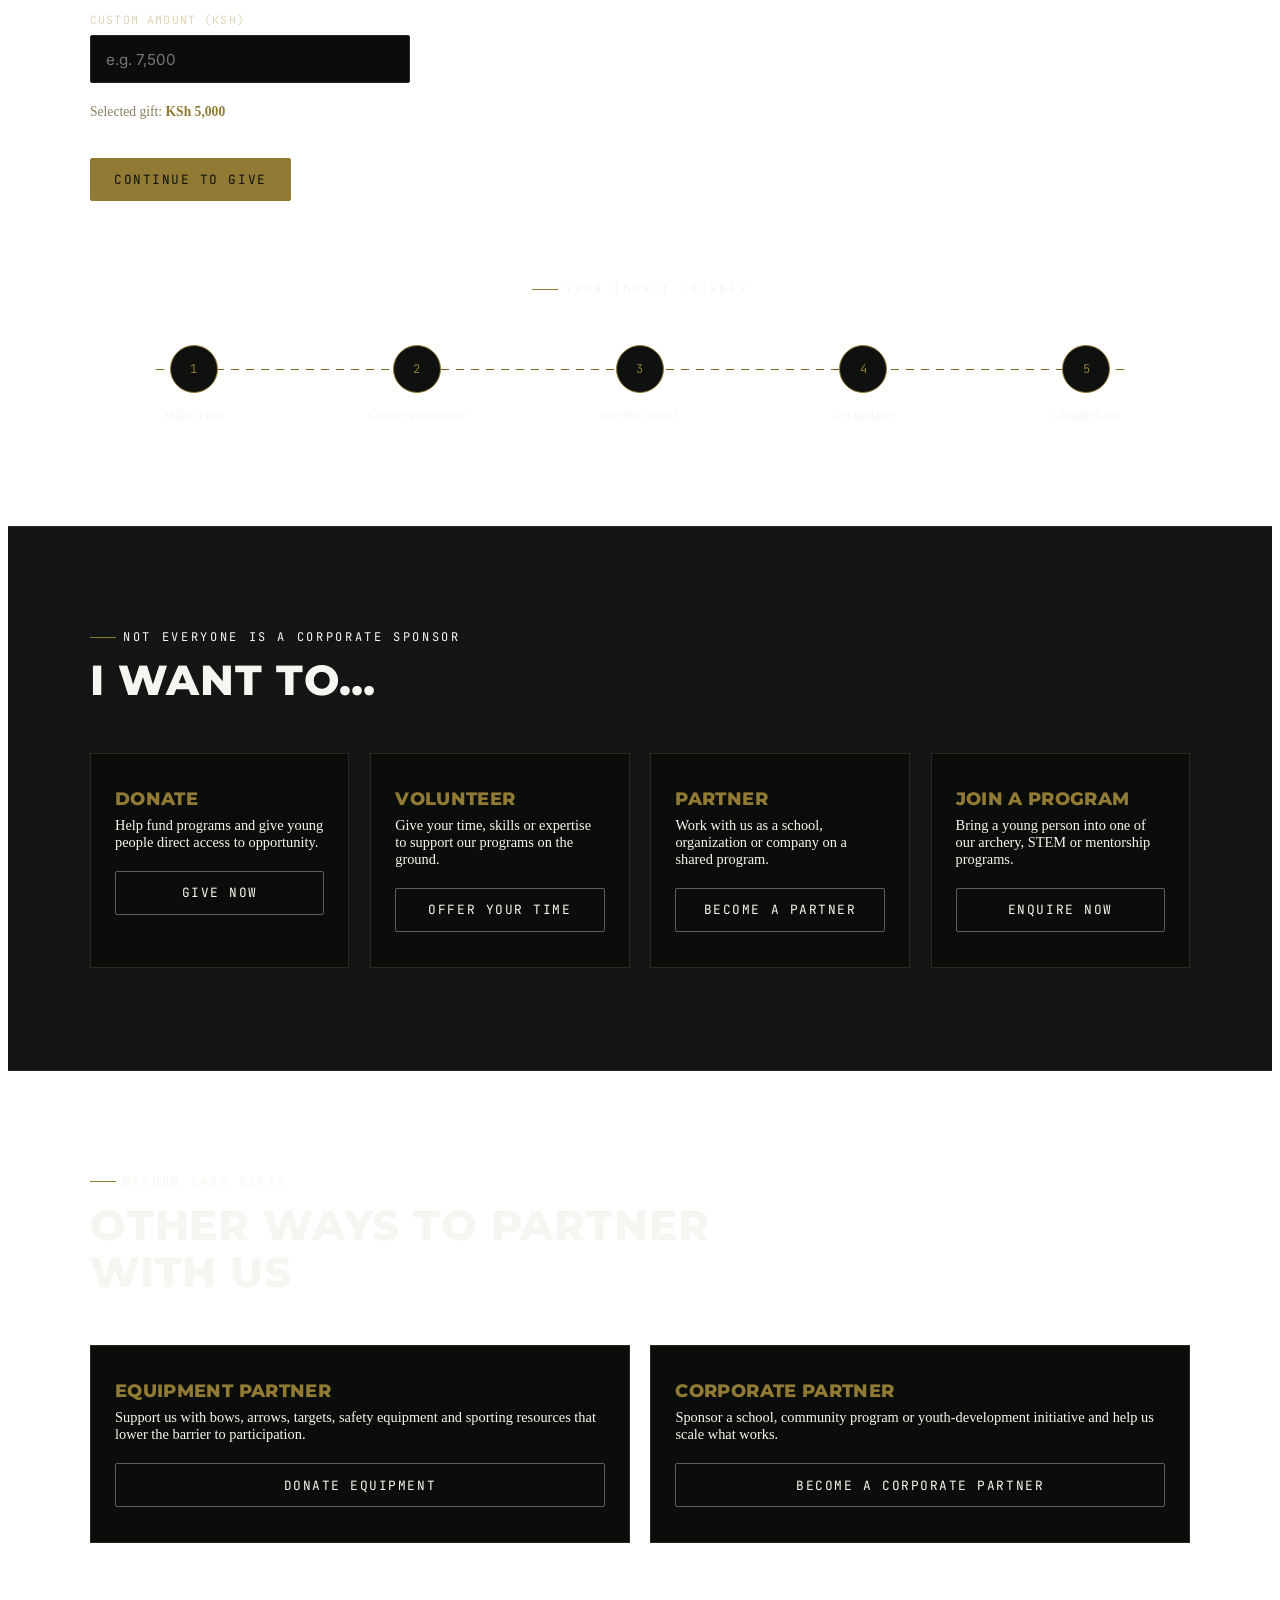
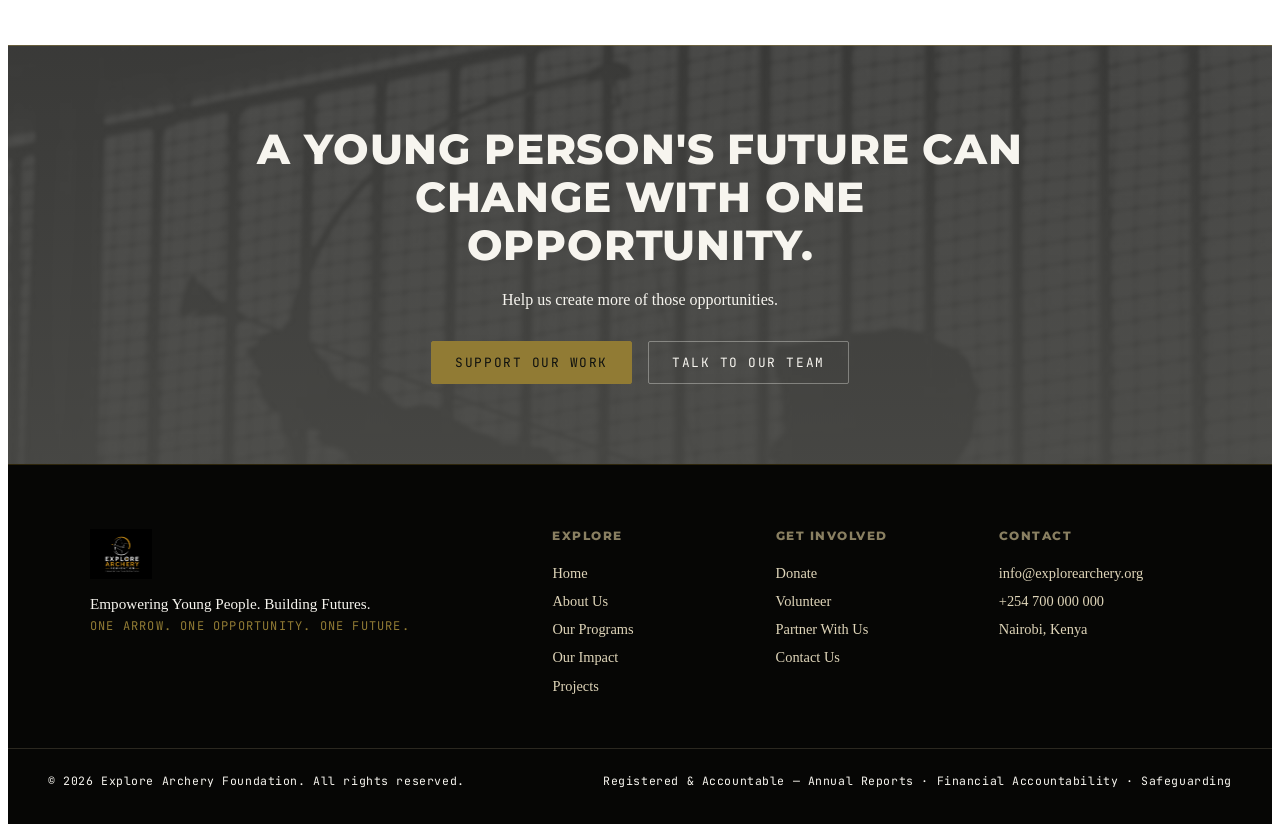
<file: get-involved.html>
<!DOCTYPE html>
<html lang="en">
<head>
<meta charset="UTF-8">
<meta name="viewport" content="width=device-width, initial-scale=1.0">
<title>Get Involved | Explore Archery Foundation</title>
<meta name="description" content="Donate, volunteer, partner or bring a young person into our programs. Your support creates opportunities for young people through Explore Archery Foundation.">
<link rel="icon" href="images/logo.jpeg">
<link rel="stylesheet" href="style.css">
</head>
<body>

<header class="site-header" id="siteHeader">
  <div class="header-inner">
    <a href="index.html" class="brand"><img src="images/logo.jpeg" alt="Explore Archery Foundation" class="brand-logo"></a>
    <nav class="main-nav" id="mainNav">
      <a href="index.html" class="nav-link">Home</a>
      <a href="about.html" class="nav-link">About Us</a>
      <a href="programs.html" class="nav-link">Our Programs</a>
      <a href="impact.html" class="nav-link">Our Impact</a>
      <a href="projects.html" class="nav-link">Projects</a>
      <a href="contact.html" class="nav-link">Contact</a>
    </nav>
    <a href="get-involved.html" class="btn btn-gold nav-cta">Get Involved</a>
    <button class="nav-toggle" id="navToggle" aria-label="Toggle menu" aria-expanded="false"><span></span><span></span><span></span></button>
  </div>
</header>

<section class="hero hero-inner">
  <div class="container">
    <div class="hero-content">
      <div class="hero-page-label">Get Involved</div>
      <h1>Give an <span class="accent">Opportunity</span></h1>
      <p class="hero-lede">Your gift helps us create opportunities that help young people discover their potential, develop their skills and build meaningful futures.</p>
    </div>
  </div>
</section>

<!-- THE IMPACT OF YOUR SUPPORT -->
<section class="section" id="donate">
  <div class="container">
    <div class="section-head reveal">
      <div class="eyebrow">What Your Donation Can Do</div>
      <h2>Your Support Creates Opportunities</h2>
    </div>

    <div class="gift-grid">
      <div class="gift-card reveal" data-amount="1000">
        <div class="gift-amount">KSh 1,500</div>
        <h3 style="font-size:.95rem;color:var(--white);margin:.5rem 0 0;">Put an Arrow in Their Hands</h3>
        <p class="gift-desc">Helps provide arrows and basic equipment for a young archer.</p>
      </div>
      <div class="gift-card reveal" data-amount="2500">
        <div class="gift-amount">KSh 2,500</div>
        <h3 style="font-size:.95rem;color:var(--white);margin:.5rem 0 0;">Help Equip a Young Archer</h3>
        <p class="gift-desc">Contributes toward equipment, gear and training resources.</p>
      </div>
      <div class="gift-card reveal" data-amount="5000">
        <div class="gift-amount">KSh 5,000</div>
        <h3 style="font-size:.95rem;color:var(--white);margin:.5rem 0 0;">Support an Archery Session</h3>
        <p class="gift-desc">Contributes toward training materials and program resources.</p>
      </div>
      <div class="gift-card reveal" data-amount="10000">
        <div class="gift-amount">KSh 10,000</div>
        <h3 style="font-size:.95rem;color:var(--white);margin:.5rem 0 0;">Take Opportunity to a School</h3>
        <p class="gift-desc">Can help provide equipment and opportunities for participants.</p>
      </div>
      <div class="gift-card reveal" data-amount="15000">
        <div class="gift-amount">KSh 15,000</div>
        <h3 style="font-size:.95rem;color:var(--white);margin:.5rem 0 0;">Support a STEM Experience</h3>
        <p class="gift-desc">Provides materials and resources for hands-on STEM activities.</p>
      </div>
      <div class="gift-card reveal" data-amount="25000">
        <div class="gift-amount">KSh 25,000</div>
        <h3 style="font-size:.95rem;color:var(--white);margin:.5rem 0 0;">Sponsor a Youth Development Program</h3>
        <p class="gift-desc">Supports ongoing programs that develop skills, build confidence and inspire.</p>
      </div>
      <div class="gift-card reveal" data-amount="30000">
        <div class="gift-amount">KSh 30,000+</div>
        <h3 style="font-size:.95rem;color:var(--white);margin:.5rem 0 0;">Educate</h3>
        <p class="gift-desc">Give a child the opportuniyty to stay in school.</p>
      </div>
      <div class="gift-card reveal" data-amount="50000">
        <div class="gift-amount">KSh 50,000+</div>
        <h3 style="font-size:.95rem;color:var(--white);margin:.5rem 0 0;">Become an Opportunity Partner</h3>
        <p class="gift-desc">Supports large-scale programs and helps us reach more young people.</p>
      </div>
      <div class="gift-card reveal" data-amount="0">
        <div class="gift-amount">Other</div>
        <h3 style="font-size:.95rem;color:var(--white);margin:.5rem 0 0;">Give What You Can</h3>
        <p class="gift-desc">Every contribution helps us create life-changing opportunities.</p>
      </div>
    </div>

    <!-- GIFT SELECTOR -->
    <div class="gift-selector">
      <form id="giveForm">
        <div class="eyebrow">Choose Where Your Gift Goes</div>
        <div class="amount-row">
          <button type="button" class="amount-pill active" data-value="where-needed">Where It's Needed Most</button>
          <button type="button" class="amount-pill" data-value="archery">Archery &amp; Sport</button>
          <button type="button" class="amount-pill" data-value="stem">STEM &amp; Innovation</button>
          <button type="button" class="amount-pill" data-value="school">School Outreach</button>
          <button type="button" class="amount-pill" data-value="mentorship">Mentorship &amp; Life Skills</button>
          <button type="button" class="amount-pill" data-value="education">Education &amp; Enrichment</button>
        </div>

        <div class="eyebrow">Select Your Gift Amount</div>
        <div class="amount-row">
          <button type="button" class="amount-pill" data-value="1000">KSh 1,000</button>
          <button type="button" class="amount-pill" data-value="2500">KSh 2,500</button>
          <button type="button" class="amount-pill active" data-value="5000">KSh 5,000</button>
          <button type="button" class="amount-pill" data-value="10000">KSh 10,000</button>
          <button type="button" class="amount-pill" data-value="25000">KSh 25,000</button>
          <button type="button" class="amount-pill" data-value="50000">KSh 50,000</button>
          <button type="button" class="amount-pill" data-value="other">Other</button>
        </div>

        <div class="form-group" style="max-width:320px;">
          <label for="customAmount">Custom Amount (KSh)</label>
          <input type="number" id="customAmount" min="0" placeholder="e.g. 7,500">
        </div>

        <p class="gift-note">Selected gift: <strong id="selectedAmountDisplay" style="color:var(--gold);">KSh 5,000</strong></p>

        <button type="submit" class="btn btn-gold" style="margin-top:1.5rem;">Continue To Give</button>
        <div id="giveConfirm" class="form-success"></div>
      </form>
    </div>

    <!-- IMPACT JOURNEY -->
    <div style="margin-top:5rem;">
      <div class="eyebrow" style="justify-content:center">Your Impact Journey</div>
      <div class="impact-journey">
        <div class="journey-step reveal"><div class="journey-dot">1</div><p>Make a gift</p></div>
        <div class="journey-step reveal"><div class="journey-dot">2</div><p>Create opportunity</p></div>
        <div class="journey-step reveal"><div class="journey-dot">3</div><p>See the impact</p></div>
        <div class="journey-step reveal"><div class="journey-dot">4</div><p>Get updates</p></div>
        <div class="journey-step reveal"><div class="journey-dot">5</div><p>Change lives</p></div>
      </div>
    </div>
  </div>
</section>

<!-- OTHER WAYS TO HELP -->
<section class="section section-alt" id="volunteer">
  <div class="container">
    <div class="section-head reveal">
      <div class="eyebrow">Not Everyone Is A Corporate Sponsor</div>
      <h2>I Want To…</h2>
    </div>
    <div class="involve-grid">
      <div class="involve-card reveal">
        <h3>Donate</h3>
        <p>Help fund programs and give young people direct access to opportunity.</p>
        <a href="#donate" class="btn btn-outline btn-block">Give Now</a>
      </div>
      <div class="involve-card reveal">
        <h3>Volunteer</h3>
        <p>Give your time, skills or expertise to support our programs on the ground.</p>
        <a href="contact.html" class="btn btn-outline btn-block">Offer Your Time</a>
      </div>
      <div class="involve-card reveal" id="partner">
        <h3>Partner</h3>
        <p>Work with us as a school, organization or company on a shared program.</p>
        <a href="contact.html" class="btn btn-outline btn-block">Become A Partner</a>
      </div>
      <div class="involve-card reveal">
        <h3>Join A Program</h3>
        <p>Bring a young person into one of our archery, STEM or mentorship programs.</p>
        <a href="contact.html" class="btn btn-outline btn-block">Enquire Now</a>
      </div>
    </div>
  </div>
</section>

<!-- EQUIPMENT / CORPORATE PARTNER -->
<section class="section">
  <div class="container">
    <div class="section-head reveal">
      <div class="eyebrow">Beyond Cash Gifts</div>
      <h2>Other ways to partner with us</h2>
    </div>
    <div class="involve-grid" style="grid-template-columns: repeat(2,1fr);">
      <div class="involve-card reveal">
        <h3>Equipment Partner</h3>
        <p>Support us with bows, arrows, targets, safety equipment and sporting resources that lower the barrier to participation.</p>
        <a href="contact.html" class="btn btn-outline btn-block">Donate Equipment</a>
      </div>
      <div class="involve-card reveal">
        <h3>Corporate Partner</h3>
        <p>Sponsor a school, community program or youth-development initiative and help us scale what works.</p>
        <a href="contact.html" class="btn btn-outline btn-block">Become A Corporate Partner</a>
      </div>
    </div>
  </div>
</section>

<section class="cta-banner">
  <div class="container">
    <h2 class="reveal">A young person's future can change with one opportunity.</h2>
    <p class="reveal">Help us create more of those opportunities.</p>
    <div class="button-row reveal" style="justify-content:center;">
      <a href="#donate" class="btn btn-gold">Support Our Work</a>
      <a href="contact.html" class="btn btn-outline">Talk To Our Team</a>
    </div>
  </div>
</section>

<footer class="site-footer">
  <div class="footer-inner">
    <div class="footer-brand">
      <img src="images/logo.jpeg" alt="Explore Archery Foundation" class="footer-logo">
      <p class="footer-tagline">Empowering Young People. Building Futures.</p>
      <p class="footer-signature">One Arrow. One Opportunity. One Future.</p>
    </div>
    <div class="footer-links">
      <div class="footer-col">
        <h4>Explore</h4>
        <a href="index.html">Home</a>
        <a href="about.html">About Us</a>
        <a href="programs.html">Our Programs</a>
        <a href="impact.html">Our Impact</a>
        <a href="projects.html">Projects</a>
      </div>
      <div class="footer-col">
        <h4>Get Involved</h4>
        <a href="get-involved.html">Donate</a>
        <a href="get-involved.html#volunteer">Volunteer</a>
        <a href="get-involved.html#partner">Partner With Us</a>
        <a href="contact.html">Contact Us</a>
      </div>
      <div class="footer-col">
        <h4>Contact</h4>
        <a href="mailto:info@explorearchery.org">info@explorearchery.org</a>
        <a href="tel:+254700000000">+254 700 000 000</a>
        <span>Nairobi, Kenya</span>
      </div>
    </div>
  </div>
  <div class="footer-bottom">
    <p>&copy; 2026 Explore Archery Foundation. All rights reserved.</p>
    <p class="footer-note">Registered &amp; Accountable — Annual Reports · Financial Accountability · Safeguarding</p>
  </div>
</footer>

<script src="js.js"></script>
</body>
</html>
</file>
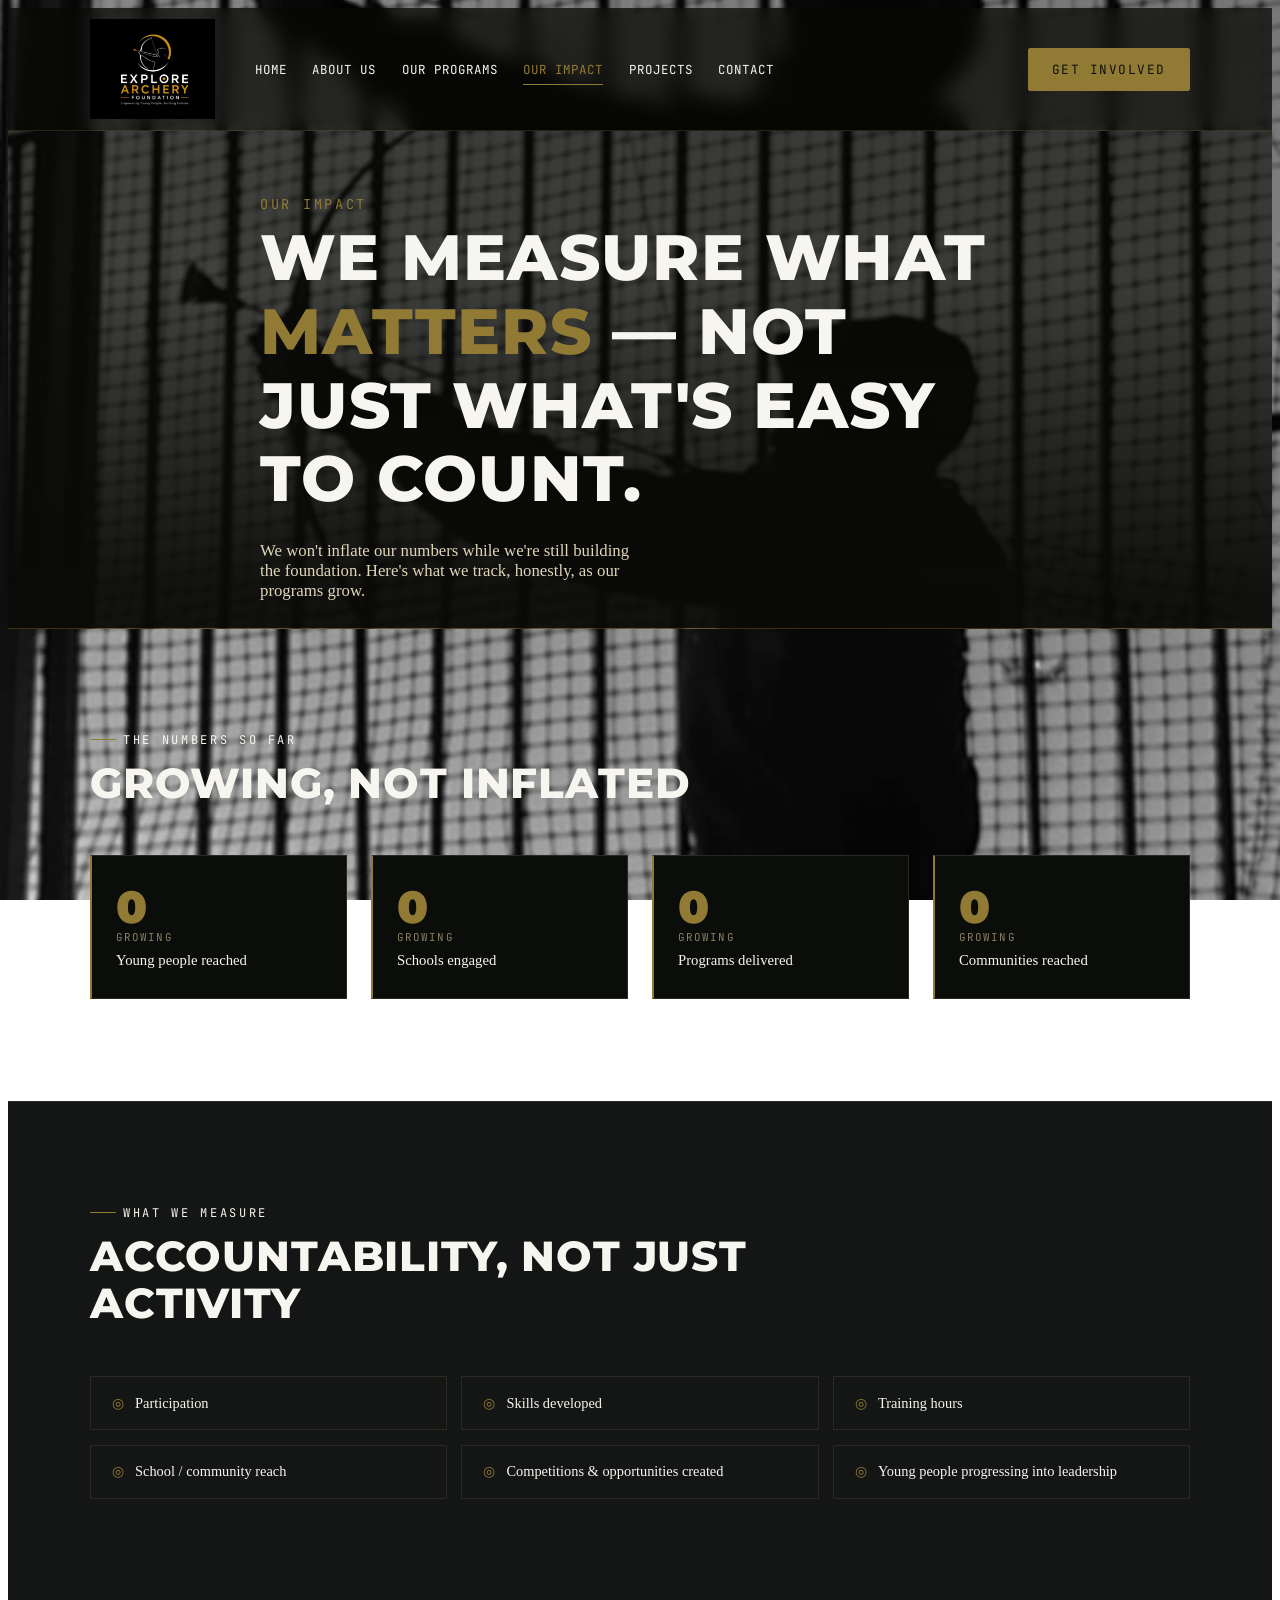
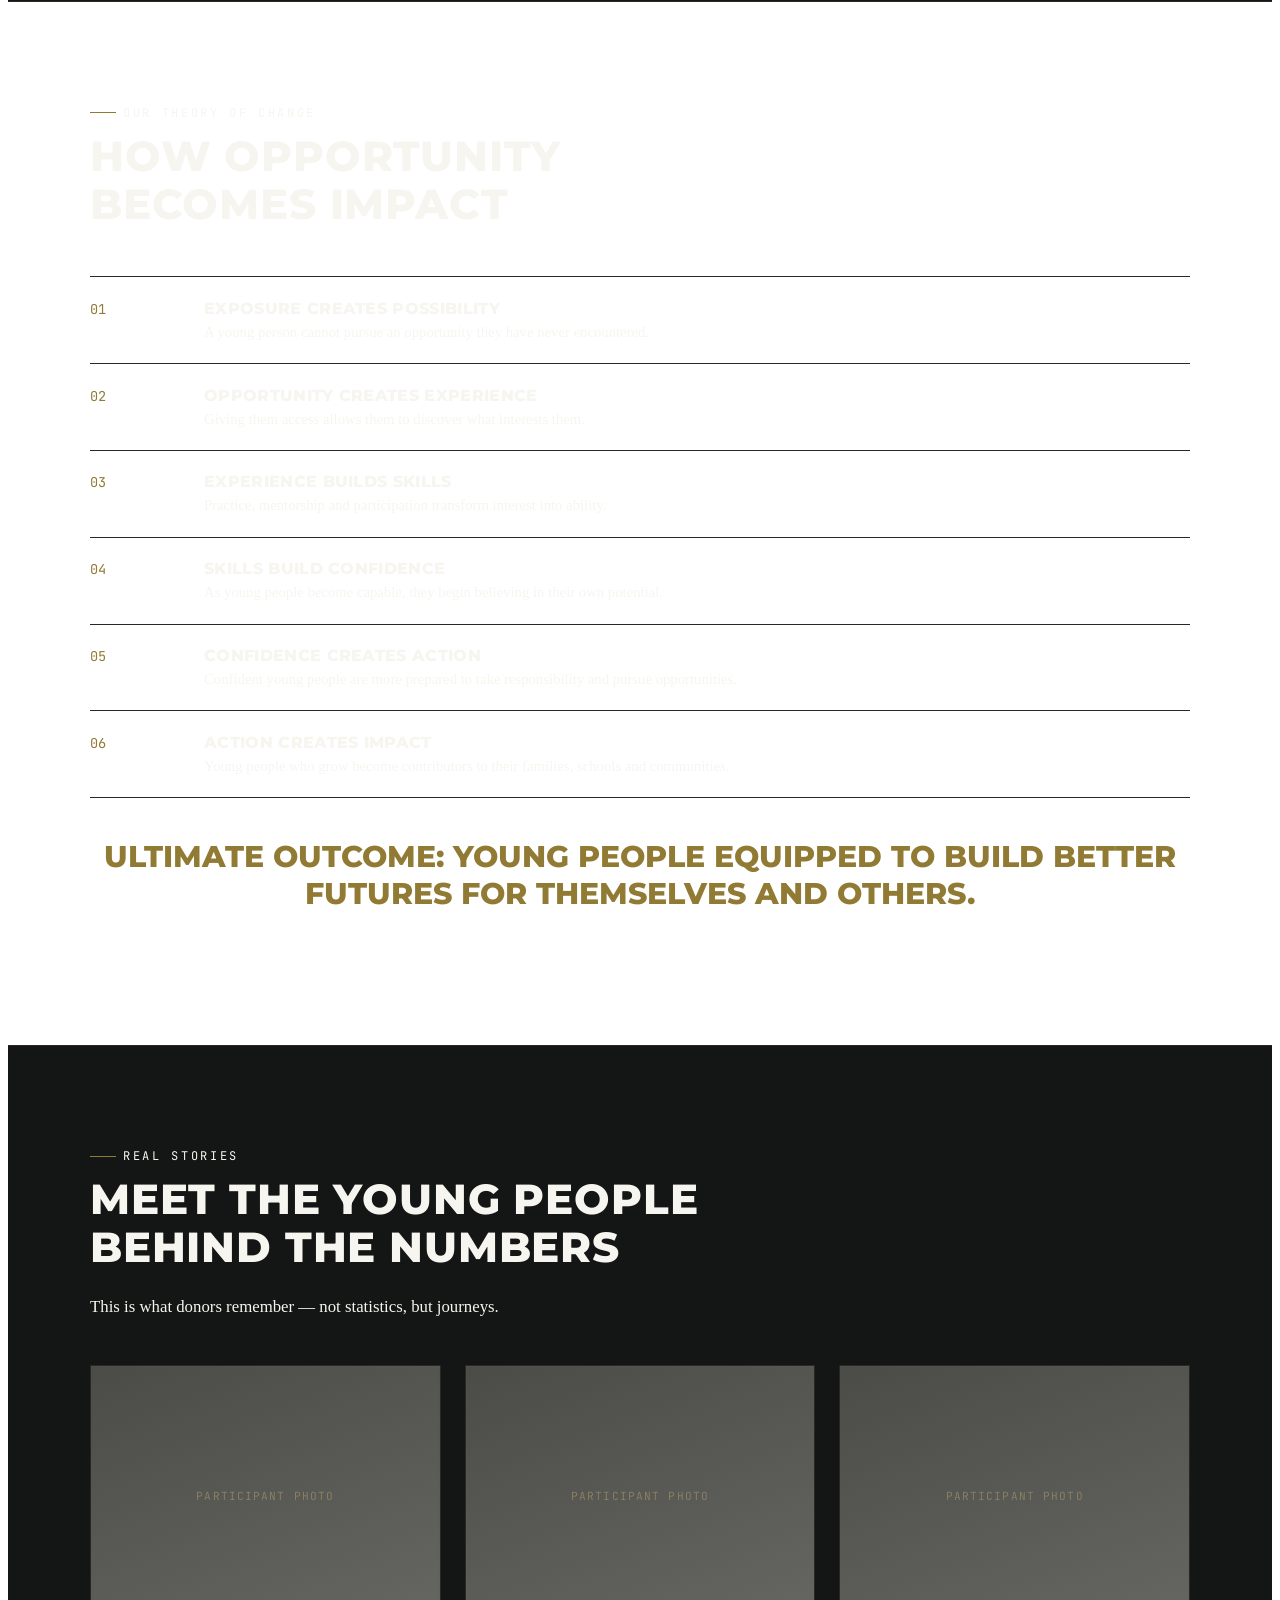
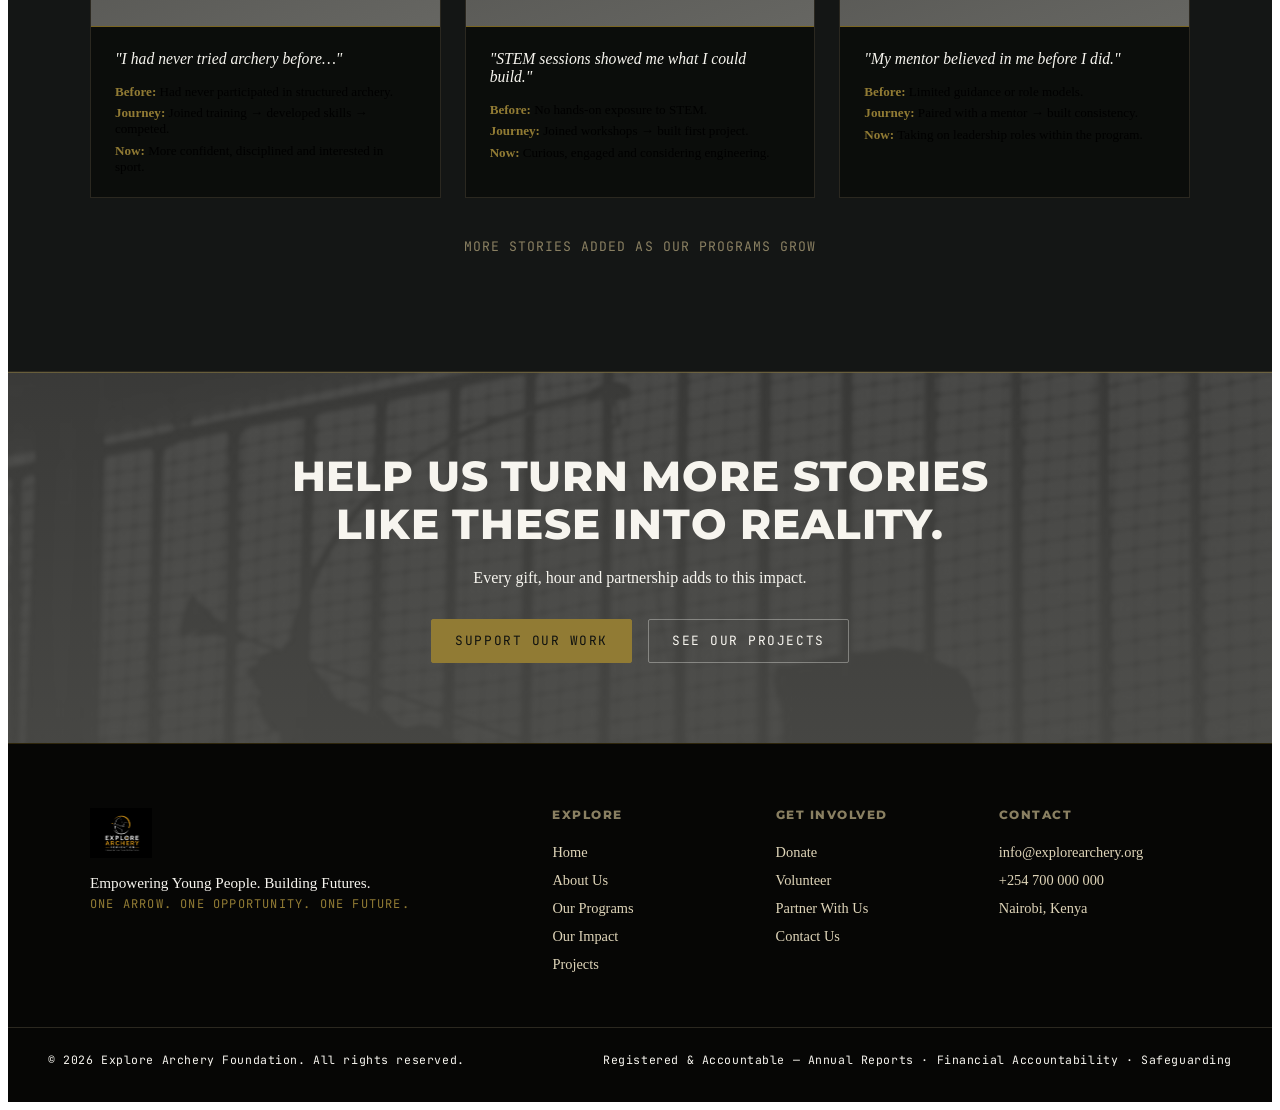
<file: impact.html>
<!DOCTYPE html>
<html lang="en">
<head>
<meta charset="UTF-8">
<meta name="viewport" content="width=device-width, initial-scale=1.0">
<title>Our Impact | Explore Archery Foundation</title>
<meta name="description" content="How Explore Archery Foundation measures impact honestly — participation, skills developed, training hours, and the young people behind the numbers.">
<link rel="icon" href="images/logo.jpeg">
<link rel="stylesheet" href="style.css">
</head>
<body>

<header class="site-header" id="siteHeader">
  <div class="header-inner">
    <a href="index.html" class="brand"><img src="images/logo.jpeg" alt="Explore Archery Foundation" class="brand-logo"></a>
    <nav class="main-nav" id="mainNav">
      <a href="index.html" class="nav-link">Home</a>
      <a href="about.html" class="nav-link">About Us</a>
      <a href="programs.html" class="nav-link">Our Programs</a>
      <a href="impact.html" class="nav-link active">Our Impact</a>
      <a href="projects.html" class="nav-link">Projects</a>
      <a href="contact.html" class="nav-link">Contact</a>
    </nav>
    <a href="get-involved.html" class="btn btn-gold nav-cta">Get Involved</a>
    <button class="nav-toggle" id="navToggle" aria-label="Toggle menu" aria-expanded="false"><span></span><span></span><span></span></button>
  </div>
</header>

<section class="hero hero-inner">
  <div class="container">
    <div class="hero-content">
      <div class="hero-page-label">Our Impact</div>
      <h1>We measure what <span class="accent">matters</span> — not just what's easy to count.</h1>
      <p class="hero-lede">We won't inflate our numbers while we're still building the foundation. Here's what we track, honestly, as our programs grow.</p>
    </div>
  </div>
</section>

<!-- STATS -->
<section class="section">
  <div class="container">
    <div class="section-head reveal">
      <div class="eyebrow">The Numbers So Far</div>
      <h2>Growing, not inflated</h2>
    </div>
    <div class="stats-grid">
      <div class="stat-card reveal"><div class="stat-num" data-count="0">0</div><div class="stat-grow">Growing</div><div class="stat-label">Young people reached</div></div>
      <div class="stat-card reveal"><div class="stat-num" data-count="0">0</div><div class="stat-grow">Growing</div><div class="stat-label">Schools engaged</div></div>
      <div class="stat-card reveal"><div class="stat-num" data-count="0">0</div><div class="stat-grow">Growing</div><div class="stat-label">Programs delivered</div></div>
      <div class="stat-card reveal"><div class="stat-num" data-count="0">0</div><div class="stat-grow">Growing</div><div class="stat-label">Communities reached</div></div>
    </div>
  </div>
</section>

<!-- WHAT WE MEASURE -->
<section class="section section-alt">
  <div class="container">
    <div class="section-head reveal">
      <div class="eyebrow">What We Measure</div>
      <h2>Accountability, not just activity</h2>
    </div>
    <div class="measure-grid">
      <div class="measure-item reveal">Participation</div>
      <div class="measure-item reveal">Skills developed</div>
      <div class="measure-item reveal">Training hours</div>
      <div class="measure-item reveal">School / community reach</div>
      <div class="measure-item reveal">Competitions &amp; opportunities created</div>
      <div class="measure-item reveal">Young people progressing into leadership</div>
    </div>
  </div>
</section>

<!-- THEORY OF CHANGE -->
<section class="section">
  <div class="container">
    <div class="section-head reveal">
      <div class="eyebrow">Our Theory Of Change</div>
      <h2>How opportunity becomes impact</h2>
    </div>
    <div class="toc-list">
      <div class="toc-item reveal"><div class="toc-num">01</div><div><h4>Exposure creates possibility</h4><p>A young person cannot pursue an opportunity they have never encountered.</p></div></div>
      <div class="toc-item reveal"><div class="toc-num">02</div><div><h4>Opportunity creates experience</h4><p>Giving them access allows them to discover what interests them.</p></div></div>
      <div class="toc-item reveal"><div class="toc-num">03</div><div><h4>Experience builds skills</h4><p>Practice, mentorship and participation transform interest into ability.</p></div></div>
      <div class="toc-item reveal"><div class="toc-num">04</div><div><h4>Skills build confidence</h4><p>As young people become capable, they begin believing in their own potential.</p></div></div>
      <div class="toc-item reveal"><div class="toc-num">05</div><div><h4>Confidence creates action</h4><p>Confident young people are more prepared to take responsibility and pursue opportunities.</p></div></div>
      <div class="toc-item reveal"><div class="toc-num">06</div><div><h4>Action creates impact</h4><p>Young people who grow become contributors to their families, schools and communities.</p></div></div>
    </div>
    <p class="close-gap reveal" style="margin-top:2.5rem;">Ultimate outcome: young people equipped to build better futures for themselves and others.</p>
  </div>
</section>

<!-- STORIES -->
<section class="section section-alt">
  <div class="container">
    <div class="section-head reveal">
      <div class="eyebrow">Real Stories</div>
      <h2>Meet the young people behind the numbers</h2>
      <p>This is what donors remember — not statistics, but journeys.</p>
    </div>
    <div class="story-grid">
      <div class="story-card reveal">
        <div class="story-photo">Participant Photo</div>
        <div class="story-body">
          <p class="story-quote">"I had never tried archery before…"</p>
          <div class="story-meta">
            <span><b>Before:</b> Had never participated in structured archery.</span>
            <span><b>Journey:</b> Joined training → developed skills → competed.</span>
            <span><b>Now:</b> More confident, disciplined and interested in sport.</span>
          </div>
        </div>
      </div>
      <div class="story-card reveal">
        <div class="story-photo">Participant Photo</div>
        <div class="story-body">
          <p class="story-quote">"STEM sessions showed me what I could build."</p>
          <div class="story-meta">
            <span><b>Before:</b> No hands-on exposure to STEM.</span>
            <span><b>Journey:</b> Joined workshops → built first project.</span>
            <span><b>Now:</b> Curious, engaged and considering engineering.</span>
          </div>
        </div>
      </div>
      <div class="story-card reveal">
        <div class="story-photo">Participant Photo</div>
        <div class="story-body">
          <p class="story-quote">"My mentor believed in me before I did."</p>
          <div class="story-meta">
            <span><b>Before:</b> Limited guidance or role models.</span>
            <span><b>Journey:</b> Paired with a mentor → built consistency.</span>
            <span><b>Now:</b> Taking on leadership roles within the program.</span>
          </div>
        </div>
      </div>
    </div>
    <p style="text-align:center;margin-top:2.5rem;color:var(--gray-dim);font-family:var(--font-mono);font-size:.82rem;letter-spacing:.08em;text-transform:uppercase;">More stories added as our programs grow</p>
  </div>
</section>

<section class="cta-banner">
  <div class="container">
    <h2 class="reveal">Help us turn more stories like these into reality.</h2>
    <p class="reveal">Every gift, hour and partnership adds to this impact.</p>
    <div class="button-row reveal" style="justify-content:center;">
      <a href="get-involved.html" class="btn btn-gold">Support Our Work</a>
      <a href="projects.html" class="btn btn-outline">See Our Projects</a>
    </div>
  </div>
</section>

<footer class="site-footer">
  <div class="footer-inner">
    <div class="footer-brand">
      <img src="images/logo.jpeg" alt="Explore Archery Foundation" class="footer-logo">
      <p class="footer-tagline">Empowering Young People. Building Futures.</p>
      <p class="footer-signature">One Arrow. One Opportunity. One Future.</p>
    </div>
    <div class="footer-links">
      <div class="footer-col">
        <h4>Explore</h4>
        <a href="index.html">Home</a>
        <a href="about.html">About Us</a>
        <a href="programs.html">Our Programs</a>
        <a href="impact.html">Our Impact</a>
        <a href="projects.html">Projects</a>
      </div>
      <div class="footer-col">
        <h4>Get Involved</h4>
        <a href="get-involved.html">Donate</a>
        <a href="get-involved.html#volunteer">Volunteer</a>
        <a href="get-involved.html#partner">Partner With Us</a>
        <a href="contact.html">Contact Us</a>
      </div>
      <div class="footer-col">
        <h4>Contact</h4>
        <a href="mailto:info@explorearchery.org">info@explorearchery.org</a>
        <a href="tel:+254700000000">+254 700 000 000</a>
        <span>Nairobi, Kenya</span>
      </div>
    </div>
  </div>
  <div class="footer-bottom">
    <p>&copy; 2026 Explore Archery Foundation. All rights reserved.</p>
    <p class="footer-note">Registered &amp; Accountable — Annual Reports · Financial Accountability · Safeguarding</p>
  </div>
</footer>

<script src="js.js"></script>
</body>
</html>
</file>
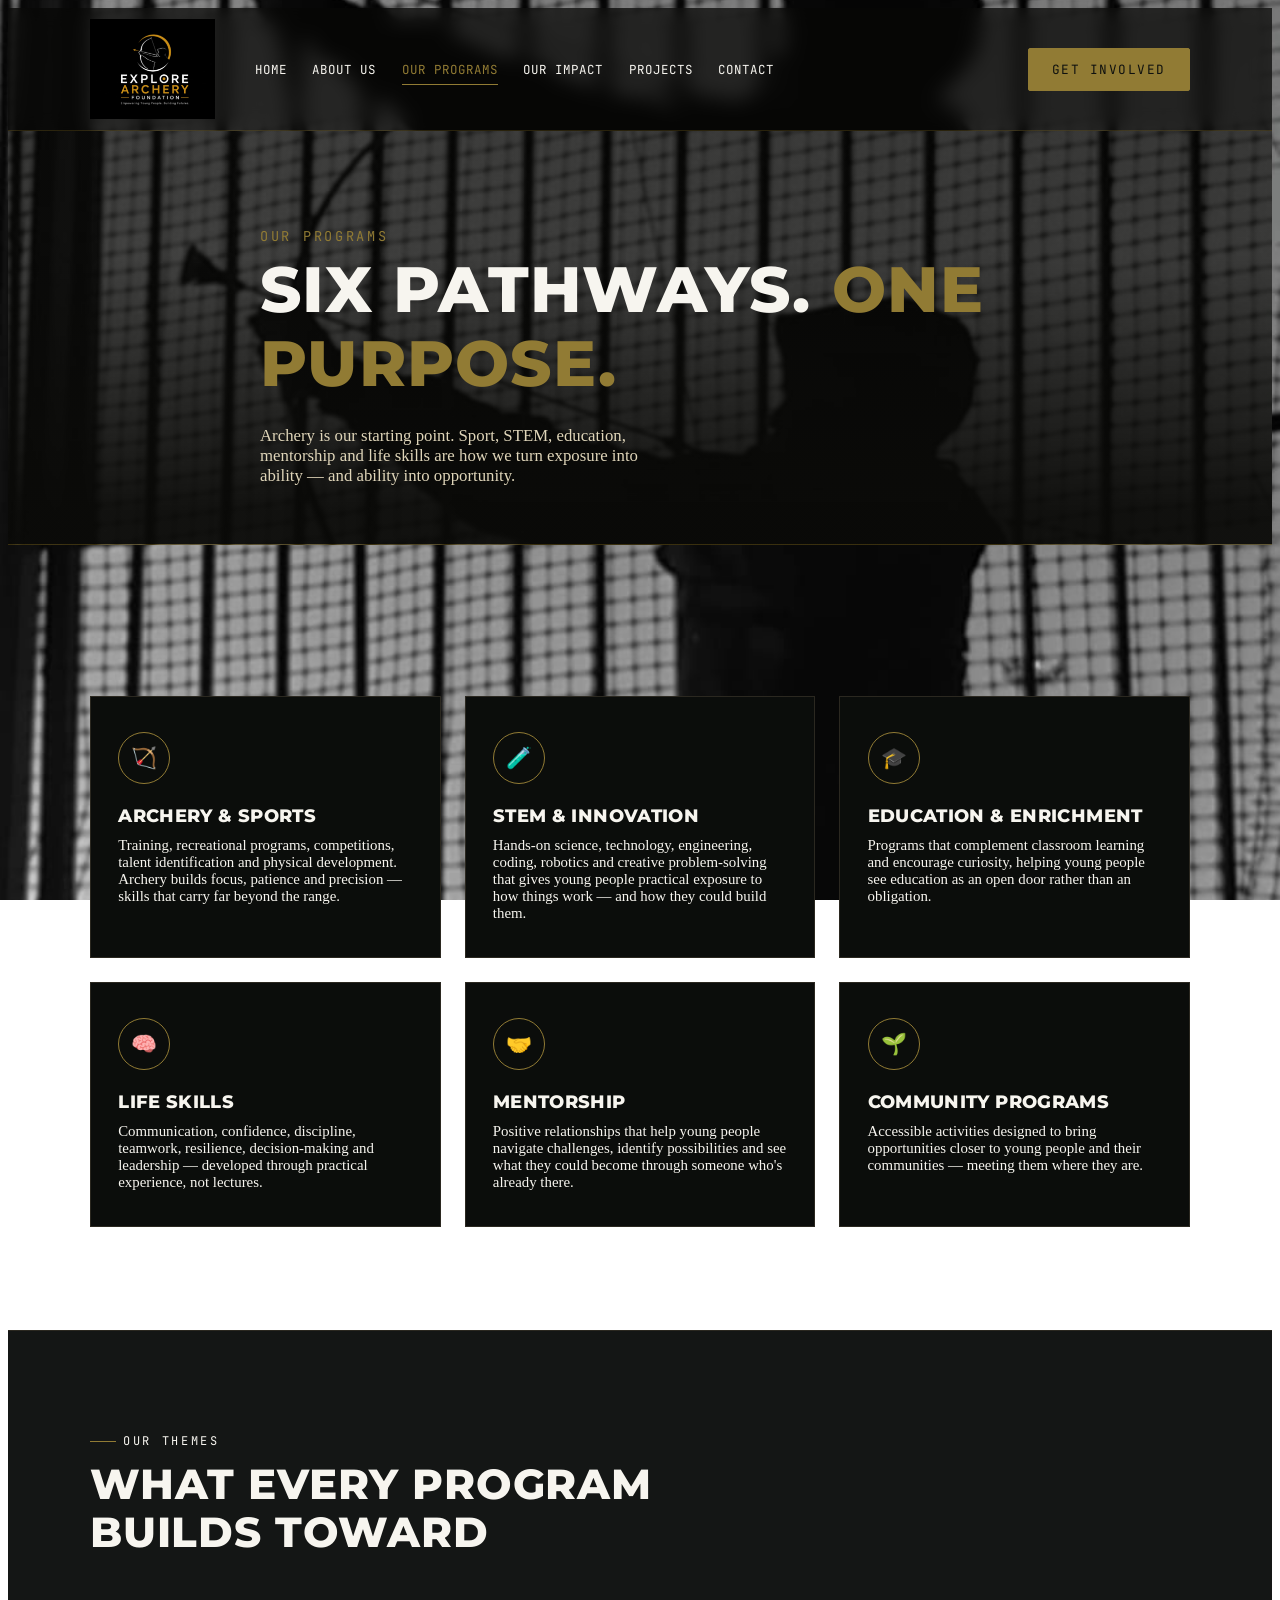
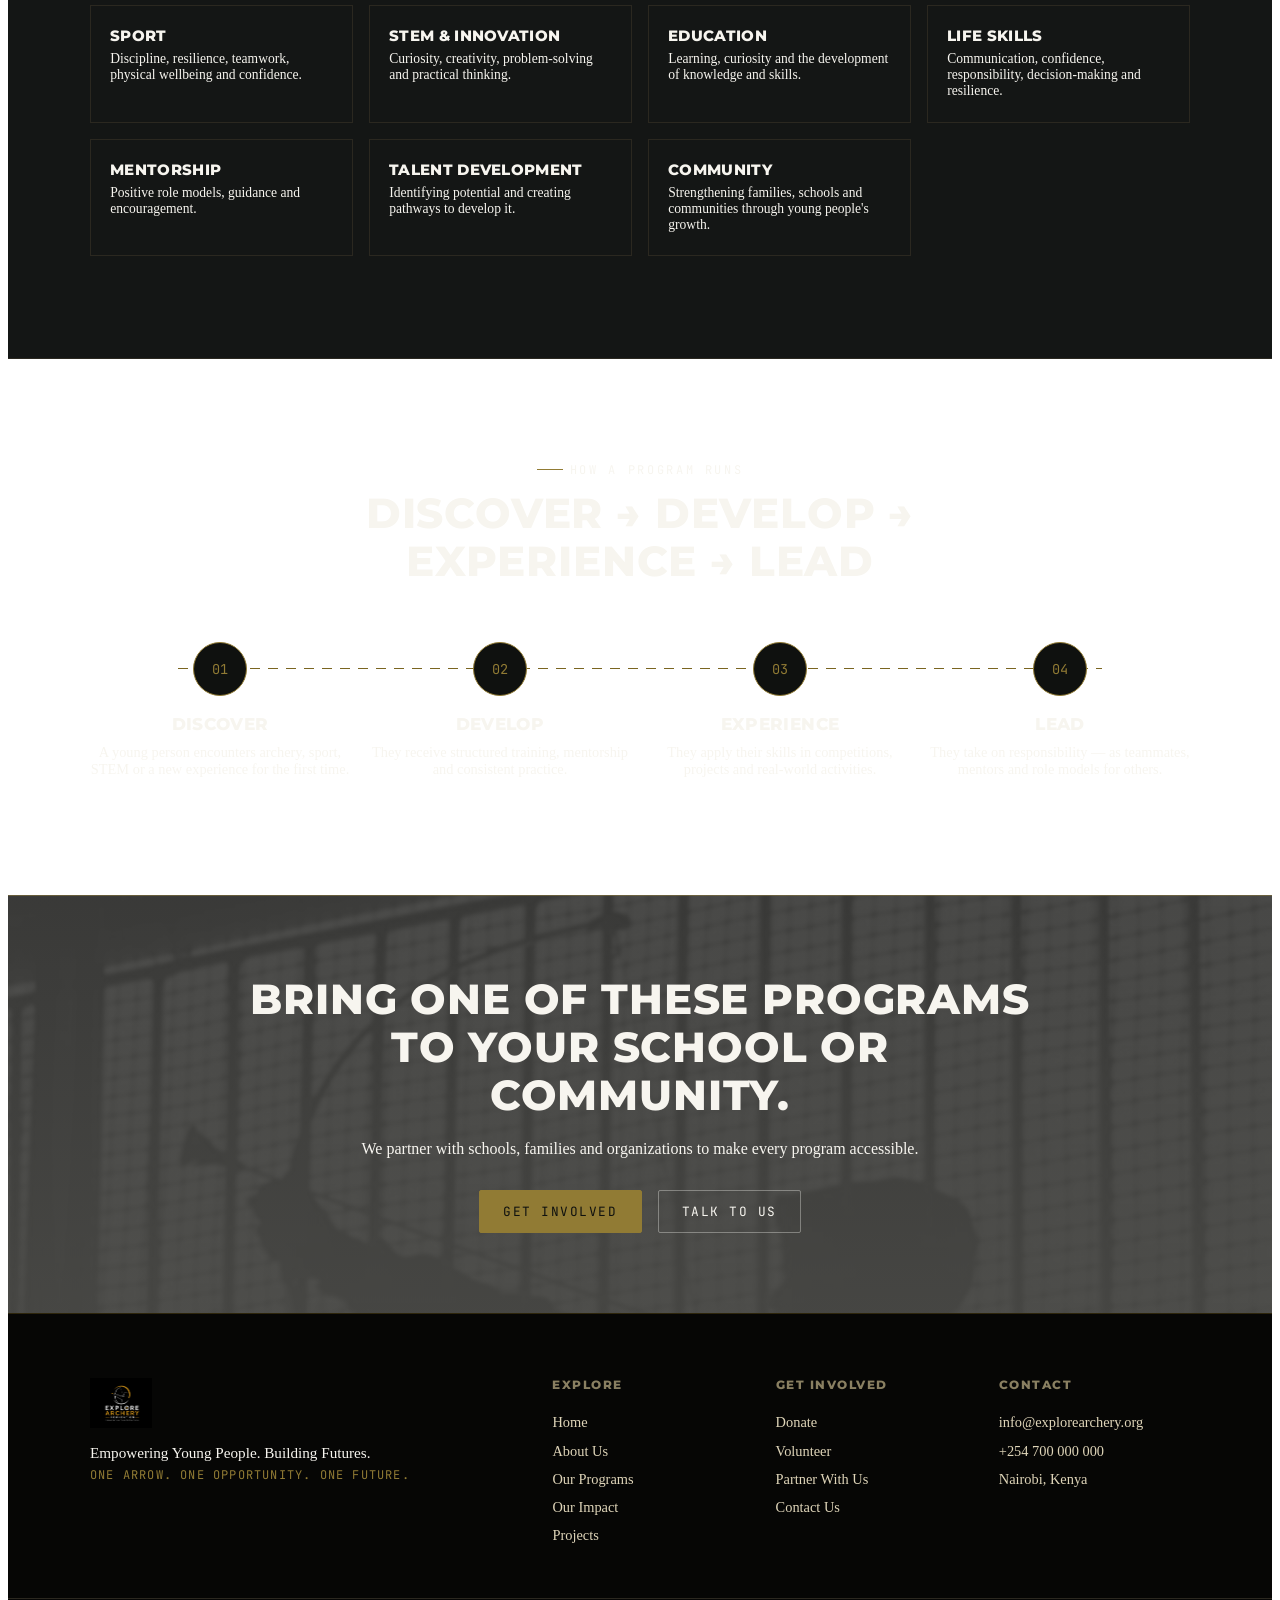
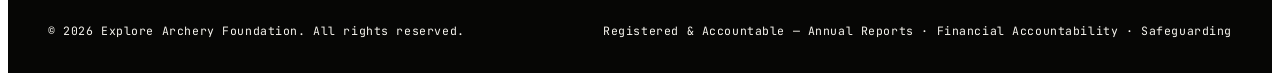
<file: programs.html>
<!DOCTYPE html>
<html lang="en">
<head>
<meta charset="UTF-8">
<meta name="viewport" content="width=device-width, initial-scale=1.0">
<title>Our Programs | Explore Archery Foundation</title>
<meta name="description" content="Archery & Sports, STEM & Innovation, Education & Enrichment, Life Skills, Mentorship and Community Programs — how Explore Archery Foundation works with young people.">
<link rel="icon" href="images/logo.jpeg">
<link rel="stylesheet" href="style.css">
</head>
<body>

<header class="site-header" id="siteHeader">
  <div class="header-inner">
    <a href="index.html" class="brand"><img src="images/logo.jpeg" alt="Explore Archery Foundation" class="brand-logo"></a>
    <nav class="main-nav" id="mainNav">
      <a href="index.html" class="nav-link">Home</a>
      <a href="about.html" class="nav-link">About Us</a>
      <a href="programs.html" class="nav-link active">Our Programs</a>
      <a href="impact.html" class="nav-link">Our Impact</a>
      <a href="projects.html" class="nav-link">Projects</a>
      <a href="contact.html" class="nav-link">Contact</a>
    </nav>
    <a href="get-involved.html" class="btn btn-gold nav-cta">Get Involved</a>
    <button class="nav-toggle" id="navToggle" aria-label="Toggle menu" aria-expanded="false"><span></span><span></span><span></span></button>
  </div>
</header>

<section class="hero hero-inner">
  <div class="container">
    <div class="hero-content">
      <div class="hero-page-label">Our Programs</div>
      <h1>Six pathways. <span class="accent">One purpose.</span></h1>
      <p class="hero-lede">Archery is our starting point. Sport, STEM, education, mentorship and life skills are how we turn exposure into ability — and ability into opportunity.</p>
    </div>
  </div>
</section>

<section class="section">
  <div class="container">
    <div class="program-grid">
      <div class="program-card reveal">
        <div class="program-icon">🏹</div>
        <h3>Archery &amp; Sports</h3>
        <p>Training, recreational programs, competitions, talent identification and physical development. Archery builds focus, patience and precision — skills that carry far beyond the range.</p>
      </div>
      <div class="program-card reveal">
        <div class="program-icon">🧪</div>
        <h3>STEM &amp; Innovation</h3>
        <p>Hands-on science, technology, engineering, coding, robotics and creative problem-solving that gives young people practical exposure to how things work — and how they could build them.</p>
      </div>
      <div class="program-card reveal">
        <div class="program-icon">🎓</div>
        <h3>Education &amp; Enrichment</h3>
        <p>Programs that complement classroom learning and encourage curiosity, helping young people see education as an open door rather than an obligation.</p>
      </div>
      <div class="program-card reveal">
        <div class="program-icon">🧠</div>
        <h3>Life Skills</h3>
        <p>Communication, confidence, discipline, teamwork, resilience, decision-making and leadership — developed through practical experience, not lectures.</p>
      </div>
      <div class="program-card reveal">
        <div class="program-icon">🤝</div>
        <h3>Mentorship</h3>
        <p>Positive relationships that help young people navigate challenges, identify possibilities and see what they could become through someone who's already there.</p>
      </div>
      <div class="program-card reveal">
        <div class="program-icon">🌱</div>
        <h3>Community Programs</h3>
        <p>Accessible activities designed to bring opportunities closer to young people and their communities — meeting them where they are.</p>
      </div>
    </div>
  </div>
</section>

<!-- THEMES DETAIL -->
<section class="section section-alt">
  <div class="container">
    <div class="section-head reveal">
      <div class="eyebrow">Our Themes</div>
      <h2>What every program builds toward</h2>
    </div>
    <div class="theme-grid">
      <div class="theme-card reveal"><h4>Sport</h4><p>Discipline, resilience, teamwork, physical wellbeing and confidence.</p></div>
      <div class="theme-card reveal"><h4>STEM &amp; Innovation</h4><p>Curiosity, creativity, problem-solving and practical thinking.</p></div>
      <div class="theme-card reveal"><h4>Education</h4><p>Learning, curiosity and the development of knowledge and skills.</p></div>
      <div class="theme-card reveal"><h4>Life Skills</h4><p>Communication, confidence, responsibility, decision-making and resilience.</p></div>
      <div class="theme-card reveal"><h4>Mentorship</h4><p>Positive role models, guidance and encouragement.</p></div>
      <div class="theme-card reveal"><h4>Talent Development</h4><p>Identifying potential and creating pathways to develop it.</p></div>
      <div class="theme-card reveal"><h4>Community</h4><p>Strengthening families, schools and communities through young people's growth.</p></div>
    </div>
  </div>
</section>

<!-- THE EXPLORE MODEL -->
<section class="section">
  <div class="container">
    <div class="section-head center reveal">
      <div class="eyebrow" style="justify-content:center">How A Program Runs</div>
      <h2>Discover → Develop → Experience → Lead</h2>
    </div>
    <div class="model-track">
      <div class="model-step reveal"><div class="model-dot">01</div><h3>Discover</h3><p>A young person encounters archery, sport, STEM or a new experience for the first time.</p></div>
      <div class="model-step reveal"><div class="model-dot">02</div><h3>Develop</h3><p>They receive structured training, mentorship and consistent practice.</p></div>
      <div class="model-step reveal"><div class="model-dot">03</div><h3>Experience</h3><p>They apply their skills in competitions, projects and real-world activities.</p></div>
      <div class="model-step reveal"><div class="model-dot">04</div><h3>Lead</h3><p>They take on responsibility — as teammates, mentors and role models for others.</p></div>
    </div>
  </div>
</section>

<section class="cta-banner">
  <div class="container">
    <h2 class="reveal">Bring one of these programs to your school or community.</h2>
    <p class="reveal">We partner with schools, families and organizations to make every program accessible.</p>
    <div class="button-row reveal" style="justify-content:center;">
      <a href="get-involved.html" class="btn btn-gold">Get Involved</a>
      <a href="contact.html" class="btn btn-outline">Talk To Us</a>
    </div>
  </div>
</section>

<footer class="site-footer">
  <div class="footer-inner">
    <div class="footer-brand">
      <img src="images/logo.jpeg" alt="Explore Archery Foundation" class="footer-logo">
      <p class="footer-tagline">Empowering Young People. Building Futures.</p>
      <p class="footer-signature">One Arrow. One Opportunity. One Future.</p>
    </div>
    <div class="footer-links">
      <div class="footer-col">
        <h4>Explore</h4>
        <a href="index.html">Home</a>
        <a href="about.html">About Us</a>
        <a href="programs.html">Our Programs</a>
        <a href="impact.html">Our Impact</a>
        <a href="projects.html">Projects</a>
      </div>
      <div class="footer-col">
        <h4>Get Involved</h4>
        <a href="get-involved.html">Donate</a>
        <a href="get-involved.html#volunteer">Volunteer</a>
        <a href="get-involved.html#partner">Partner With Us</a>
        <a href="contact.html">Contact Us</a>
      </div>
      <div class="footer-col">
        <h4>Contact</h4>
        <a href="mailto:info@explorearchery.org">info@explorearchery.org</a>
        <a href="tel:+254700000000">+254 700 000 000</a>
        <span>Nairobi, Kenya</span>
      </div>
    </div>
  </div>
  <div class="footer-bottom">
    <p>&copy; 2026 Explore Archery Foundation. All rights reserved.</p>
    <p class="footer-note">Registered &amp; Accountable — Annual Reports · Financial Accountability · Safeguarding</p>
  </div>
</footer>

<script src="js.js"></script>
</body>
</html>
</file>
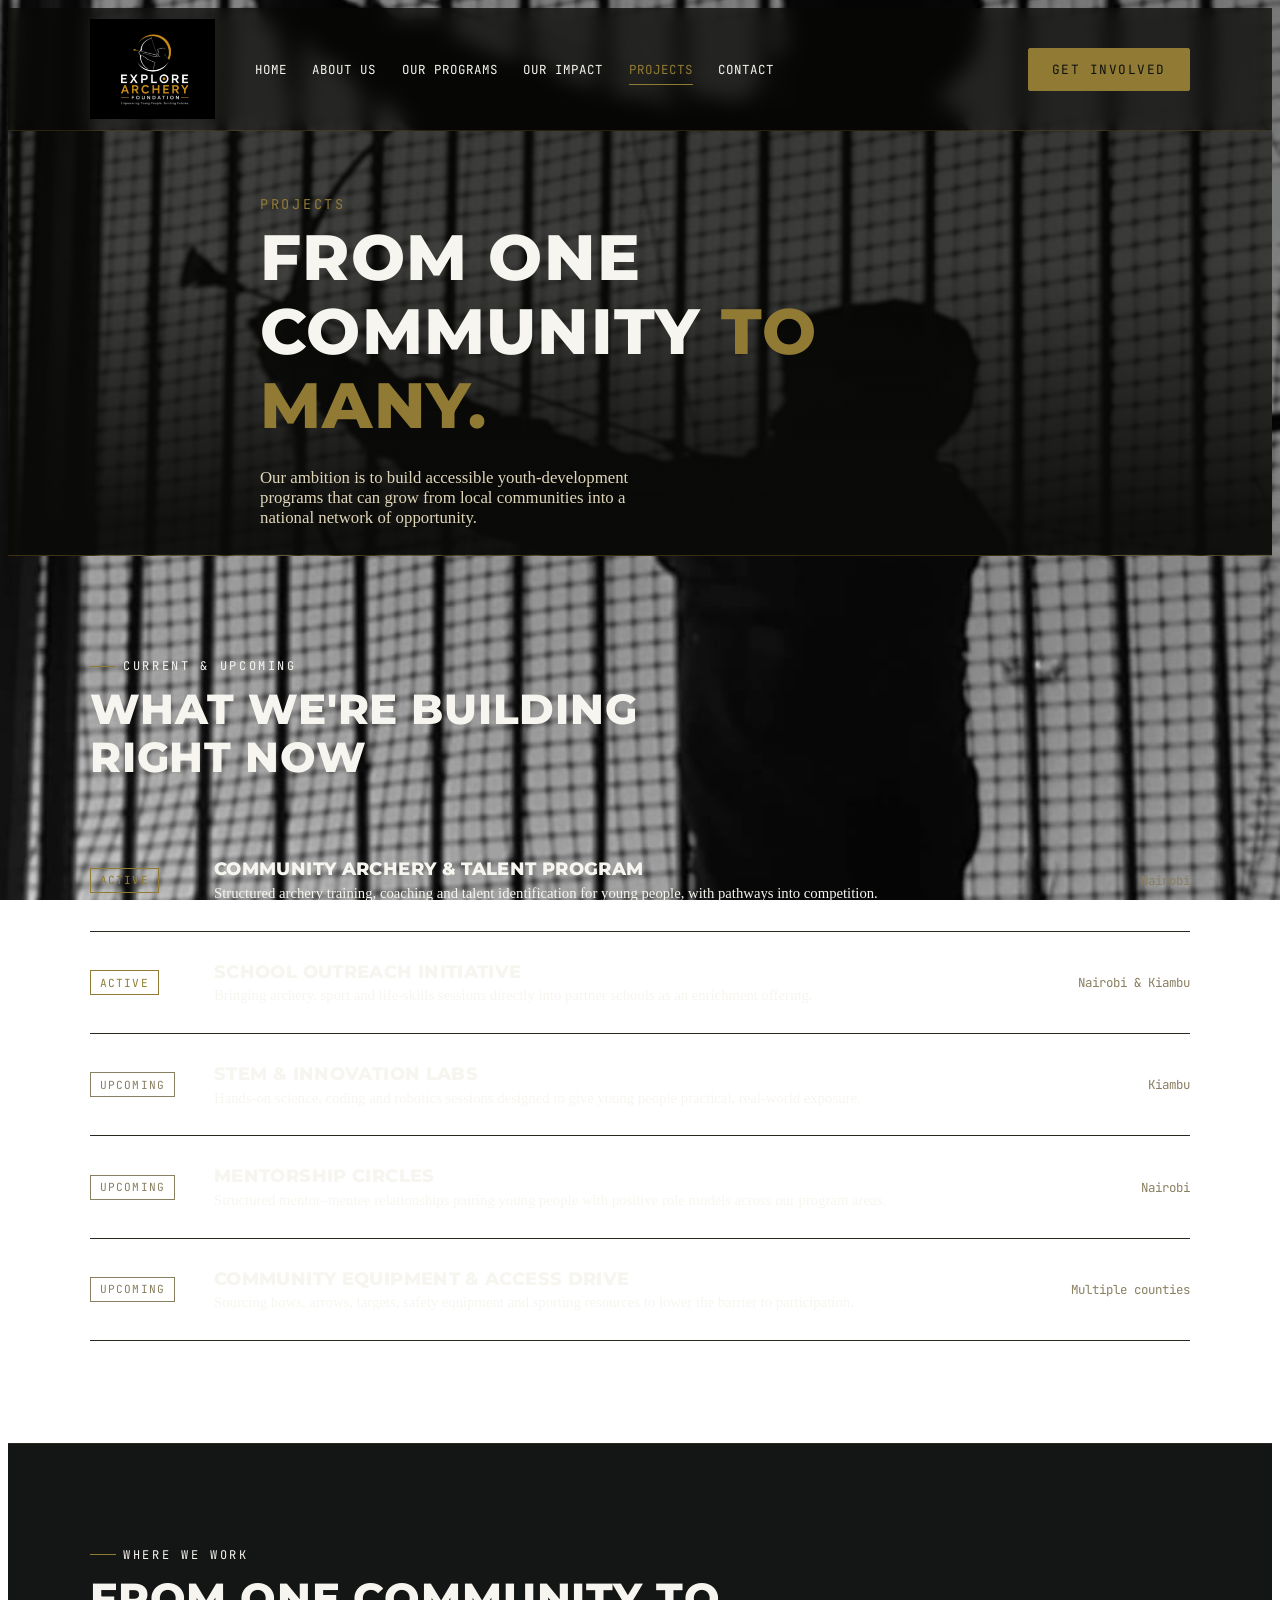
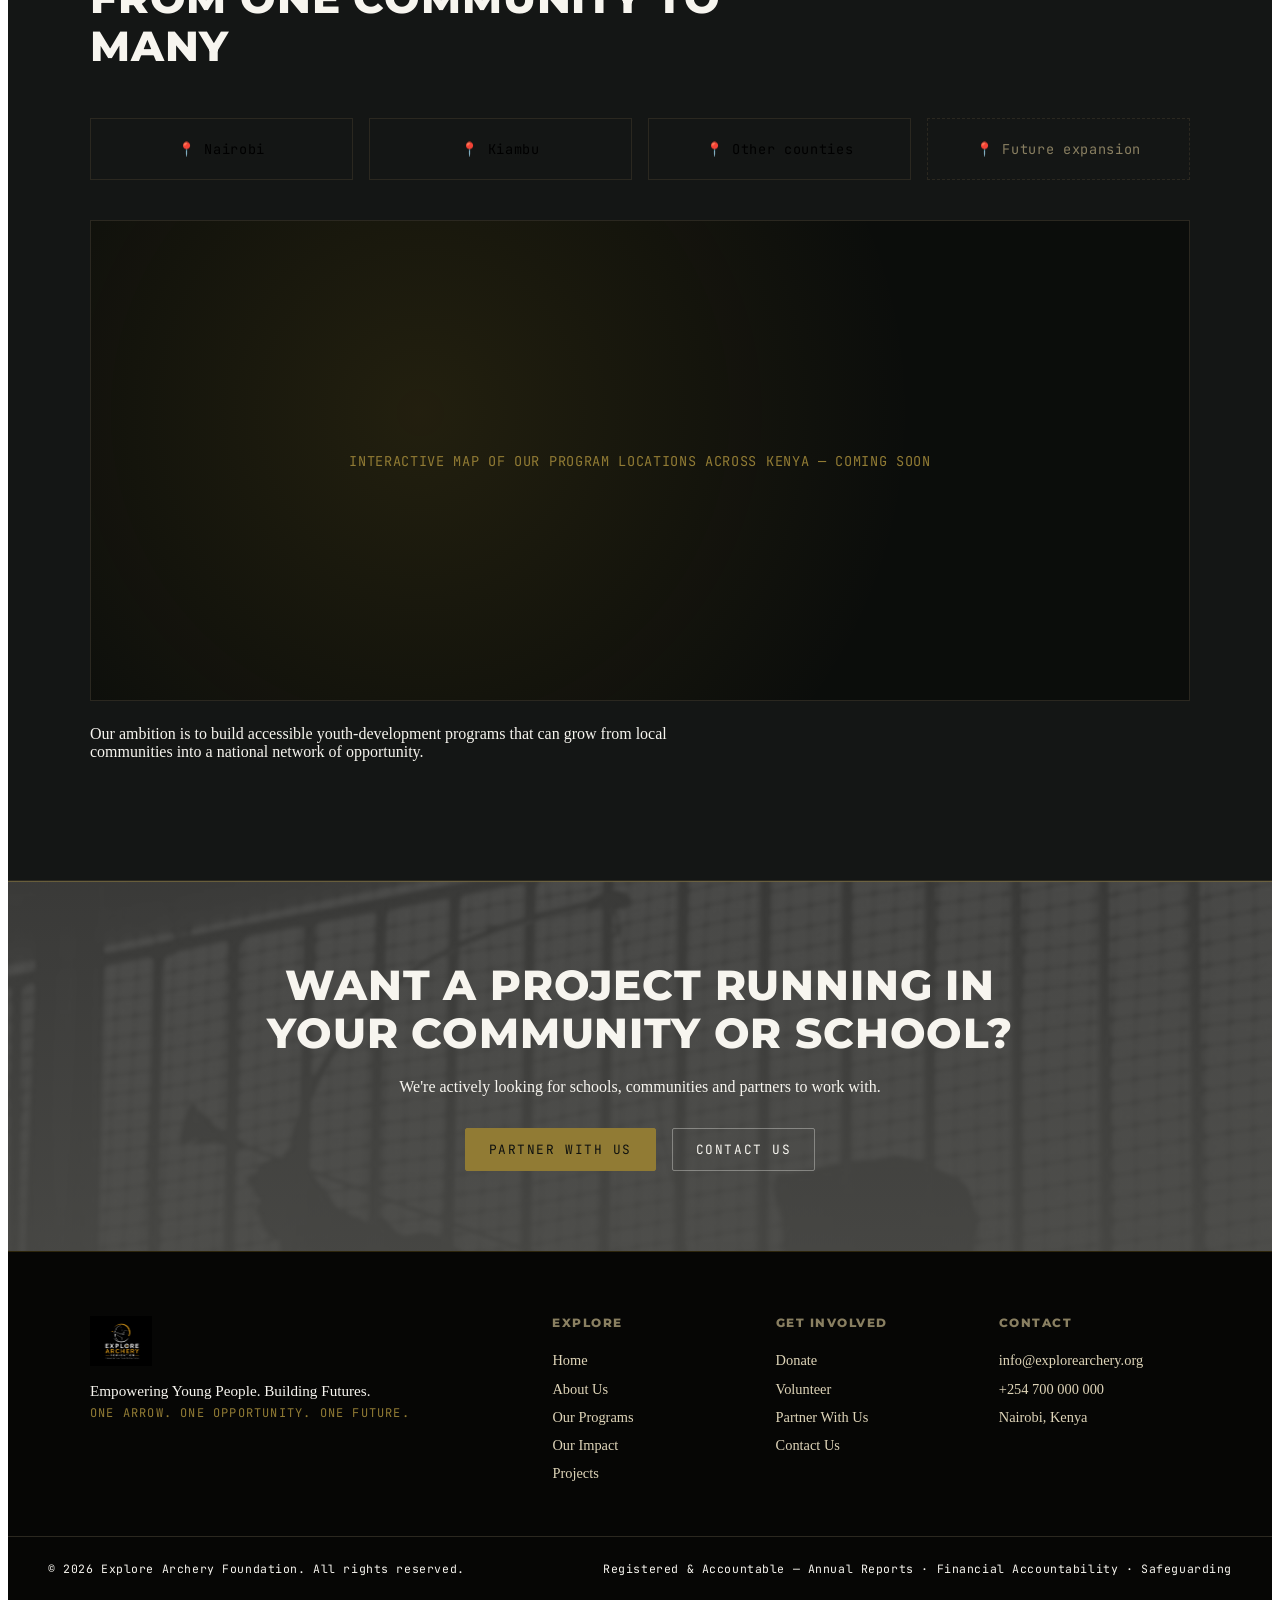
<file: projects.html>
<!DOCTYPE html>
<html lang="en">
<head>
<meta charset="UTF-8">
<meta name="viewport" content="width=device-width, initial-scale=1.0">
<title>Projects | Explore Archery Foundation</title>
<meta name="description" content="Current and upcoming Explore Archery Foundation projects — from community archery programs to STEM outreach — and where we work across Kenya.">
<link rel="icon" href="images/logo.jpeg">
<link rel="stylesheet" href="style.css">
</head>
<body>

<header class="site-header" id="siteHeader">
  <div class="header-inner">
    <a href="index.html" class="brand"><img src="images/logo.jpeg" alt="Explore Archery Foundation" class="brand-logo"></a>
    <nav class="main-nav" id="mainNav">
      <a href="index.html" class="nav-link">Home</a>
      <a href="about.html" class="nav-link">About Us</a>
      <a href="programs.html" class="nav-link">Our Programs</a>
      <a href="impact.html" class="nav-link">Our Impact</a>
      <a href="projects.html" class="nav-link active">Projects</a>
      <a href="contact.html" class="nav-link">Contact</a>
    </nav>
    <a href="get-involved.html" class="btn btn-gold nav-cta">Get Involved</a>
    <button class="nav-toggle" id="navToggle" aria-label="Toggle menu" aria-expanded="false"><span></span><span></span><span></span></button>
  </div>
</header>

<section class="hero hero-inner">
  <div class="container">
    <div class="hero-content">
      <div class="hero-page-label">Projects</div>
      <h1>From one community <span class="accent">to many.</span></h1>
      <p class="hero-lede">Our ambition is to build accessible youth-development programs that can grow from local communities into a national network of opportunity.</p>
    </div>
  </div>
</section>

<!-- PROJECTS LIST -->
<section class="section">
  <div class="container">
    <div class="section-head reveal">
      <div class="eyebrow">Current &amp; Upcoming</div>
      <h2>What we're building right now</h2>
    </div>
    <div class="projects-list">
      <div class="project-row reveal">
        <span class="status">Active</span>
        <div>
          <h3>Community Archery &amp; Talent Program</h3>
          <p>Structured archery training, coaching and talent identification for young people, with pathways into competition.</p>
        </div>
        <span class="loc">Nairobi</span>
      </div>
      <div class="project-row reveal">
        <span class="status">Active</span>
        <div>
          <h3>School Outreach Initiative</h3>
          <p>Bringing archery, sport and life-skills sessions directly into partner schools as an enrichment offering.</p>
        </div>
        <span class="loc">Nairobi &amp; Kiambu</span>
      </div>
      <div class="project-row reveal">
        <span class="status upcoming">Upcoming</span>
        <div>
          <h3>STEM &amp; Innovation Labs</h3>
          <p>Hands-on science, coding and robotics sessions designed to give young people practical, real-world exposure.</p>
        </div>
        <span class="loc">Kiambu</span>
      </div>
      <div class="project-row reveal">
        <span class="status upcoming">Upcoming</span>
        <div>
          <h3>Mentorship Circles</h3>
          <p>Structured mentor–mentee relationships pairing young people with positive role models across our program areas.</p>
        </div>
        <span class="loc">Nairobi</span>
      </div>
      <div class="project-row reveal">
        <span class="status upcoming">Upcoming</span>
        <div>
          <h3>Community Equipment &amp; Access Drive</h3>
          <p>Sourcing bows, arrows, targets, safety equipment and sporting resources to lower the barrier to participation.</p>
        </div>
        <span class="loc">Multiple counties</span>
      </div>
    </div>
  </div>
</section>

<!-- WHERE WE WORK -->
<section class="section section-alt">
  <div class="container">
    <div class="section-head reveal">
      <div class="eyebrow">Where We Work</div>
      <h2>From one community to many</h2>
    </div>
    <div class="locations-grid">
      <div class="location-pin reveal">📍 Nairobi</div>
      <div class="location-pin reveal">📍 Kiambu</div>
      <div class="location-pin reveal">📍 Other counties</div>
      <div class="location-pin future reveal">📍 Future expansion</div>
    </div>
    <div class="map-frame reveal">
      <p>Interactive map of our program locations across Kenya — coming soon</p>
    </div>
    <p style="max-width:640px;margin-top:1.5rem;">Our ambition is to build accessible youth-development programs that can grow from local communities into a national network of opportunity.</p>
  </div>
</section>

<section class="cta-banner">
  <div class="container">
    <h2 class="reveal">Want a project running in your community or school?</h2>
    <p class="reveal">We're actively looking for schools, communities and partners to work with.</p>
    <div class="button-row reveal" style="justify-content:center;">
      <a href="get-involved.html" class="btn btn-gold">Partner With Us</a>
      <a href="contact.html" class="btn btn-outline">Contact Us</a>
    </div>
  </div>
</section>

<footer class="site-footer">
  <div class="footer-inner">
    <div class="footer-brand">
      <img src="images/logo.jpeg" alt="Explore Archery Foundation" class="footer-logo">
      <p class="footer-tagline">Empowering Young People. Building Futures.</p>
      <p class="footer-signature">One Arrow. One Opportunity. One Future.</p>
    </div>
    <div class="footer-links">
      <div class="footer-col">
        <h4>Explore</h4>
        <a href="index.html">Home</a>
        <a href="about.html">About Us</a>
        <a href="programs.html">Our Programs</a>
        <a href="impact.html">Our Impact</a>
        <a href="projects.html">Projects</a>
      </div>
      <div class="footer-col">
        <h4>Get Involved</h4>
        <a href="get-involved.html">Donate</a>
        <a href="get-involved.html#volunteer">Volunteer</a>
        <a href="get-involved.html#partner">Partner With Us</a>
        <a href="contact.html">Contact Us</a>
      </div>
      <div class="footer-col">
        <h4>Contact</h4>
        <a href="mailto:info@explorearchery.org">info@explorearchery.org</a>
        <a href="tel:+254700000000">+254 700 000 000</a>
        <span>Nairobi, Kenya</span>
      </div>
    </div>
  </div>
  <div class="footer-bottom">
    <p>&copy; 2026 Explore Archery Foundation. All rights reserved.</p>
    <p class="footer-note">Registered &amp; Accountable — Annual Reports · Financial Accountability · Safeguarding</p>
  </div>
</footer>

<script src="js.js"></script>
</body>
</html>
</file>
<file: style.css>
/* ============================================================
   EXPLORE ARCHERY FOUNDATION — STYLESHEET
   Palette: black / gold / white, built around the mark's
   concentric target-ring motif and archer silhouette.
   ============================================================ */

@import url('https://fonts.googleapis.com/css2?family=Montserrat:wght@600;800;900&family=Inter:wght@400;500;600;700&family=JetBrains+Mono:wght@400;500&display=swap');

:root{
  /* Color tokens */
  --black:        #0f110f;
  --black-soft:   #141615;
  --black-card:   #0b0d0b;
  --line:         #2b2820;
  --gold:         #917b34;
  --gold-light:   #634d03;
  --gold-dim:     #7a6520;
  --white:        #f7f5ef;
  --gray:         #dfd5b9;
  --gray-dim:     #897f61;

  /* Type */
  --font-display: 'Montserrat', sans-serif;
  --font-body:    'Inter', sans-serif;
  --font-mono:    'JetBrains Mono', monospace;

  /* Layout */
  --max: 1180px;
  --gap: clamp(1.25rem, 3vw, 2.5rem);
  --radius: 2px;
}

/* ---------- Reset ---------- */
*, *::before, *::after{ box-sizing: border-box; }
html{ scroll-behavior: smooth; }
body{
  background-image: url(images/background.jpeg);
  background-size: cover;
  background-position: center;
  background-repeat: no repeat;
  background-attachment: fixed;
}
img{ max-width:100%; display:block; }
a{ color: inherit; text-decoration:none; }
ul{ list-style:none; margin:0; padding:0; }
h1,h2,h3,h4{
  font-family: var(--font-display);
  font-weight: 800;
  text-transform: uppercase;
  letter-spacing: 0.02em;
  line-height: 1.15;
  margin: 0 0 0.6em;
}
p{ margin: 0 0 1em; color: var(--white); }
:focus-visible{ outline: 2px solid var(--gold-light); outline-offset: 3px; }
@media (prefers-reduced-motion: reduce){
  *{ animation-duration: 0.001ms !important; animation-iteration-count: 1 !important; transition-duration: 0.001ms !important; scroll-behavior: auto !important; }
}

.container{ max-width: var(--max); margin: 0 auto; padding: 0 clamp(1.25rem, 4vw, 2.5rem); }

/* ---------- Eyebrow / mono labels (archery-precision styling) ---------- */
.eyebrow{
  display:flex; align-items:center; gap:.6em;
  font-family: var(--font-mono);
  font-size: 0.75rem;
  letter-spacing: 0.22em;
  text-transform: uppercase;
  color: var(--white);
  margin-bottom: 1em;
}
.eyebrow::before{
  content:"";
  width: 26px; height: 1px;
  background: var(--gold);
  display:inline-block;
}

/* ---------- Buttons ---------- */
.btn{
  display:inline-flex; align-items:center; justify-content:center; gap:.5em;
  font-family: var(--font-mono);
  font-size: 0.8rem;
  letter-spacing: 0.12em;
  text-transform: uppercase;
  padding: 0.95em 1.8em;
  border: 1px solid var(--gold);
  border-radius: var(--radius);
  cursor:pointer;
  transition: all .25s ease;
  white-space: nowrap;
}
.btn-gold{ background: var(--gold); color: var(--black); border-color: var(--gold); }
.btn-gold:hover{ background: var(--gold-light); border-color: var(--gold-light); transform: translateY(-2px); }
.btn-outline{ background: transparent; color: var(--white); border-color: rgba(247,245,239,.35); }
.btn-outline:hover{ border-color: var(--gold); color: var(--gold); transform: translateY(-2px); }
.btn-block{ width:100%; }
.button-row{ display:flex; gap:1rem; flex-wrap:wrap; }

/* ============================================================
   HEADER / NAV
   ============================================================ */
.site-header{
  position: sticky; top:0; z-index: 150;
  background: rgba(7, 7, 6, 0.72);
  backdrop-filter: blur(10px);
  border-bottom: 1px solid rgba(201,162,39,0.18);
  transition: background .3s ease, border-color .3s ease;
}
.site-header.is-solid{ background: rgba(10,10,8,0.96); }
.header-inner{
  max-width: var(--max); margin:0 auto;
  padding: 0.7rem clamp(1.25rem, 4vw, 2.5rem);
  display:flex; align-items:center; gap: 1.5rem;
}
.brand{ display:flex; align-items:center; flex-shrink:0; }
.brand-logo{ height: 100px; width:auto; }
.main-nav{
  display:flex; align-items:center; gap: clamp(1rem, 2vw, 2rem);
  margin-left: 1rem; flex:1;
}
.nav-link{
  font-family: var(--font-mono);
  font-size: 0.78rem;
  letter-spacing: 0.08em;
  text-transform: uppercase;
  color: var(--white);
  padding: 0.4em 0;
  position: relative;
  transition: color .2s ease;
}
.nav-link::after{
  content:""; position:absolute; left:0; right:0; bottom:-2px; height:1px;
  background: var(--gold); transform: scaleX(0); transform-origin: left;
  transition: transform .25s ease;
}
.nav-link:hover{ color: var(--white); }
.nav-link:hover::after{ transform: scaleX(1); }
.nav-link.active{ color: var(--gold); }
.nav-link.active::after{ transform: scaleX(1); }
.nav-cta{ flex-shrink:0; }
.nav-toggle{
  display:none; flex-direction:column; justify-content:center; gap:5px;
  width: 40px; height:40px; background:none; border:1px solid rgba(247,245,239,.25);
  border-radius: var(--radius); cursor:pointer; flex-shrink:0;
}
.nav-toggle span{ display:block; height:1px; background: var(--white); margin: 0 8px; }

@media (max-width: 900px){
  .main-nav{
    position: fixed; inset: 64px 0 0 0; margin:0;
    background: rgba(10,10,8,0.98);
    flex-direction:column; align-items:flex-start; gap:0;
    padding: 1.5rem clamp(1.25rem,6vw,2.5rem);
    transform: translateY(-8px); opacity:0; pointer-events:none;
    transition: opacity .25s ease, transform .25s ease;
    border-top: 1px solid rgba(201,162,39,0.18);
  }
  .main-nav.is-open{ opacity:1; transform:translateY(0); pointer-events:auto; }
  .main-nav .nav-link{ width:100%; padding: 0.9em 0; border-bottom:1px solid var(--line); }
  .nav-cta{ display:none; }
  .nav-toggle{ display:flex; }
}

/* ============================================================
   HERO — archer silhouette background, shared across pages
   ============================================================ */
.hero{
  position:relative;
  min-height: 78vh;
  display:flex; align-items:flex-end;
  background-image:
    linear-gradient(180deg, rgba(10,10,8,0.55) 0%, rgba(10,10,8,0.55) 30%, rgba(10,10,8,0.94) 92%),
    url('images/background.jpeg');
  background-size: cover;
  background-position: center 22%;
  border-bottom: 1px solid rgba(201,162,39,0.25);
}
.hero.hero-inner{ min-height: 46vh; align-items:center; }
.hero-inner .hero-content{ padding-bottom: 0; }
.hero-content{ position:relative; z-index:2; padding: 4rem 0 4.5rem; max-width: 760px; }
.hero-ring{
  position:absolute; right: -80px; top: -60px;
  width: 360px; height:360px; border-radius:50%;
  border: 1px solid rgba(201,162,39,0.35);
  z-index:1; pointer-events:none;
}
.hero-ring::before{
  content:""; position:absolute; inset: 40px; border-radius:50%;
  border: 1px solid rgba(201,162,39,0.22);
}
.hero-ring::after{
  content:""; position:absolute; inset: 80px; border-radius:50%;
  border: 1px solid rgba(201,162,39,0.14);
}
.hero h1{
  font-size: clamp(2.3rem, 5.2vw, 4rem);
  color: var(--white);
  margin-bottom: 0.4em;
}
.hero h1 .accent{ color: var(--gold); }
.hero-lede{
  font-size: 1.05rem;
  color: var(--gray);
  max-width: 46ch;
  margin-bottom: 1.6em;
}
.hero-tagline{
  font-family: var(--font-mono);
  font-size: 0.8rem;
  letter-spacing: 0.14em;
  text-transform: uppercase;
  color: var(--gold);
  margin-top: 1.8rem;
}
.hero-page-label{
  font-family: var(--font-mono);
  font-size: 0.85rem;
  letter-spacing: 0.2em;
  text-transform: uppercase;
  color: var(--gold);
  margin-bottom: 0.5rem;
}

/* ============================================================
   SECTIONS
   ============================================================ */
.section{ padding: clamp(4rem, 8vw, 6.5rem) 0; position:relative; }
.section-alt{ background: var(--black-soft); border-top:1px solid var(--line); border-bottom:1px solid var(--line); }
.section-head{ max-width: 700px; margin-bottom: 3rem; }
.section-head.center{ margin-left:auto; margin-right:auto; text-align:center; }
.section-head h2{ font-size: clamp(1.7rem, 3.4vw, 2.6rem); color: var(--white); }
.section-head p{ font-size: 1.05rem; }
.section-big-line{
  font-family: var(--font-display);
  font-weight: 900;
  text-transform: uppercase;
  font-size: clamp(1.8rem, 4vw, 3rem);
  color: var(--white);
  line-height:1.2;
}
.section-big-line .accent{ color: var(--gold); }

/* ---------- Why we exist / problem cards ---------- */
.problem-grid{
  display:grid; grid-template-columns: repeat(3, 1fr); gap: 1.5rem;
  margin-top: 3rem;
}
.problem-card{
  background: var(--black-card);
  border: 1px solid var(--line);
  border-top: 2px solid var(--gold-dim);
  padding: 2rem 1.6rem;
  transition: border-color .25s ease, transform .25s ease;
}
.problem-card:hover{ border-top-color: var(--gold); transform: translateY(-4px); }
.problem-card .num{ font-family: var(--font-mono); color: var(--gold); font-size:.8rem; letter-spacing:.12em; }
.problem-card h3{ color: var(--white); font-size: 1.05rem; margin-top:.6em; }
.problem-card p{ font-size: .93rem; margin-bottom:0; }
.close-gap{
  text-align:center; margin-top: 3rem;
  font-family: var(--font-display); font-weight:800; text-transform:uppercase;
  font-size: clamp(1.3rem, 2.6vw, 1.9rem); color: var(--gold);
}

/* ---------- What we do — program cards ---------- */
.program-grid{
  display:grid; grid-template-columns: repeat(3, 1fr); gap: 1.5rem;
  margin-top: 3rem;
}
.program-card{
  background: var(--black-card); border:1px solid var(--line);
  padding: 2.2rem 1.7rem; position:relative; overflow:hidden;
  transition: border-color .25s ease, transform .25s ease;
}
.program-card:hover{ border-color: var(--gold); transform: translateY(-4px); }
.program-icon{
  width:52px; height:52px; border:1px solid var(--gold); border-radius:50%;
  display:flex; align-items:center; justify-content:center;
  font-size:1.3rem; color: var(--gold); margin-bottom:1.3rem;
}
.program-card h3{ color: var(--white); font-size:1.15rem; }
.program-card p{ font-size:.93rem; margin-bottom:0; }

/* ---------- Explore Model journey ---------- */
.model-track{
  display:grid; grid-template-columns: repeat(4, 1fr);
  gap: 1.25rem; margin-top: 3.5rem; position:relative;
}
.model-track::before{
  content:""; position:absolute; top:26px; left: 8%; right:8%; height:1px;
  background: repeating-linear-gradient(90deg, var(--gold-dim) 0 10px, transparent 10px 18px);
  z-index:0;
}
.model-step{ position:relative; z-index:1; text-align:center; }
.model-dot{
  width:54px; height:54px; border-radius:50%; margin:0 auto 1.2rem;
  background: var(--black); border:1px solid var(--gold);
  display:flex; align-items:center; justify-content:center;
  font-family: var(--font-mono); color: var(--gold); font-size:.85rem;
}
.model-step h3{ color:var(--white); font-size:1.05rem; }
.model-step .q{ font-style:italic; color: var(--gray-dim); font-size:.85rem; margin-bottom:.5em; }
.model-step p{ font-size:.9rem; }

/* ---------- Who we serve ---------- */
.serve-list{ display:grid; grid-template-columns: 1fr 1fr; gap: 1rem 2.5rem; margin: 2rem 0; }
.serve-item{
  display:flex; gap:.9rem; align-items:flex-start;
  padding: 1rem 0; border-bottom:1px solid var(--line);
}
.serve-item .mark{ color: var(--gold); font-family: var(--font-mono); flex-shrink:0; }
.serve-item p{ margin:0; color: var(--white); font-size: .98rem; }

/* ---------- Stats / impact ---------- */
.stats-grid{
  display:grid; grid-template-columns: repeat(4, 1fr); gap: 1.5rem;
  margin-top: 3rem;
}
.stat-card{
  border: 1px solid var(--line); border-left: 2px solid var(--gold);
  padding: 1.8rem 1.5rem; background: var(--black-card);
}
.stat-num{
  font-family: var(--font-display); font-weight:900; font-size: clamp(2rem, 4vw, 2.8rem);
  color: var(--gold); line-height:1;
}
.stat-grow{ font-family: var(--font-mono); font-size:.68rem; letter-spacing:.1em; color: var(--gray-dim); text-transform:uppercase; }
.stat-label{ color: var(--white); font-size: .92rem; margin-top: .5rem; }
.measure-grid{ display:grid; grid-template-columns: repeat(3,1fr); gap: .9rem; margin-top:2rem; }
.measure-item{
  border:1px solid var(--line); padding: 1.1rem 1.3rem; font-size:.9rem; color:var(--white);
  display:flex; align-items:center; gap:.7rem;
}
.measure-item::before{ content:"◎"; color: var(--gold); }

/* ---------- Values grid ---------- */
.values-grid{ display:grid; grid-template-columns: repeat(2,1fr); gap: 1.2rem 2.5rem; margin-top: 2.5rem; }
.value-item{ border-bottom:1px solid var(--line); padding-bottom: 1.2rem; }
.value-item h3{ color: var(--gold); font-size: .95rem; letter-spacing:.06em; margin-bottom:.3em; }
.value-item p{ font-size:.92rem; margin:0; }

/* ---------- Themes ---------- */
.theme-grid{ display:grid; grid-template-columns: repeat(4,1fr); gap: 1rem; margin-top:2.5rem; }
.theme-card{ border:1px solid var(--line); padding: 1.4rem 1.2rem; }
.theme-card h4{ color:var(--white); font-size:.92rem; margin-bottom:.4em; }
.theme-card p{ font-size:.85rem; margin:0; }

/* ---------- Quote / big statement blocks ---------- */
.statement{
  border-top: 1px solid var(--line); border-bottom: 1px solid var(--line);
  padding: 3.5rem 0; text-align:center;
}
.statement blockquote{
  margin:0 auto; max-width: 760px;
  font-family: var(--font-display); font-weight:800; text-transform:uppercase;
  font-size: clamp(1.4rem, 3vw, 2.2rem); color: var(--white); line-height:1.3;
}
.statement blockquote .accent{ color: var(--gold); }
.statement cite{ display:block; margin-top:1.2rem; font-style:normal; font-family:var(--font-mono); font-size:.8rem; letter-spacing:.15em; color:var(--gold); text-transform:uppercase; }

/* ---------- Timeline / theory of change ---------- */
.toc-list{ margin-top: 2.5rem; border-top:1px solid var(--line); }
.toc-item{ display:grid; grid-template-columns: 90px 1fr; gap: 1.5rem; padding: 1.4rem 0; border-bottom:1px solid var(--line); align-items:start; }
.toc-item .toc-num{ font-family: var(--font-mono); color: var(--gold); font-size:.85rem; }
.toc-item h4{ color: var(--white); font-size: 1rem; margin-bottom:.35em; }
.toc-item p{ margin:0; font-size:.92rem; }

/* ---------- Story cards ---------- */
.story-grid{ display:grid; grid-template-columns: repeat(3,1fr); gap: 1.5rem; margin-top: 2.5rem; }
.story-card{ border:1px solid var(--line); background:var(--black-card); }
.story-photo{
  aspect-ratio: 4/3; background: var(--black) center/cover;
  background-image: linear-gradient(160deg, #4b4b48, #666662);
  border-bottom: 1px solid var(--gold-dim);
  display:flex; align-items:center; justify-content:center;
  color: var(--gray-dim); font-family: var(--font-mono); font-size:.7rem; letter-spacing:.1em; text-transform:uppercase;
}
.story-body{ padding: 1.4rem 1.5rem; }
.story-quote{ color:var(--white); font-style:italic; font-size:.98rem; }
.story-meta{ display:flex; flex-direction:column; gap:.35rem; font-size:.82rem; margin-top:1rem; }
.story-meta span b{ color: var(--gold); font-weight:600; }

/* ---------- Where we work / map ---------- */
.locations-grid{ display:grid; grid-template-columns: repeat(4,1fr); gap:1rem; margin-top:2rem; }
.location-pin{ border:1px solid var(--line); padding: 1.3rem; text-align:center; font-family:var(--font-mono); font-size:.85rem; letter-spacing:.05em; }
.location-pin.future{ border-style:dashed; color: var(--gray-dim); }
.map-frame{
  margin-top: 2.5rem; border:1px solid var(--line); aspect-ratio: 16/7;
  background: radial-gradient(circle at 30% 40%, rgba(201,162,39,0.12), transparent 60%), var(--black-card);
  display:flex; align-items:center; justify-content:center; text-align:center; padding:2rem;
}
.map-frame p{ font-family: var(--font-mono); font-size:.85rem; letter-spacing:.05em; text-transform:uppercase; color: var(--gold); margin:0; }

/* ---------- Projects list ---------- */
.projects-list{ margin-top: 3rem; display:flex; flex-direction:column; }
.project-row{
  display:grid; grid-template-columns: 100px 1fr 160px; gap: 1.5rem; align-items:center;
  padding: 1.8rem 0; border-bottom: 1px solid var(--line);
}
.project-row .status{
  font-family: var(--font-mono); font-size:.7rem; letter-spacing:.1em; text-transform:uppercase;
  padding: .4em .8em; border:1px solid var(--gold); color:var(--gold); text-align:center; width:fit-content;
}
.project-row .status.upcoming{ border-color: var(--gray-dim); color: var(--gray-dim); }
.project-row h3{ color:var(--white); font-size:1.15rem; margin-bottom:.3em; }
.project-row p{ margin:0; font-size:.92rem; }
.project-row .loc{ font-family: var(--font-mono); font-size:.78rem; color: var(--gray-dim); text-align:right; }
@media (max-width: 720px){
  .project-row{ grid-template-columns: 1fr; text-align:left; gap:.6rem; }
  .project-row .loc{ text-align:left; }
}

/* ---------- Get Involved / donate page ---------- */
.involve-grid{ display:grid; grid-template-columns: repeat(4,1fr); gap: 1.3rem; margin-top:2.5rem; }
.involve-card{
  border: 1px solid var(--line); padding: 2.2rem 1.5rem; text-align:left;
  transition: border-color .25s ease, transform .25s ease; background: var(--black-card);
}
.involve-card:hover{ border-color: var(--gold); transform: translateY(-4px); }
.involve-card h3{ color: var(--gold); font-size: 1.1rem; margin-bottom:.4em; }
.involve-card p{ font-size:.9rem; margin-bottom: 1.3rem; }

.gift-grid{ display:grid; grid-template-columns: repeat(4,1fr); gap: 1rem; margin-top: 2.5rem; }
.gift-card{
  border:1px solid var(--line); background: var(--black-card); padding: 1.5rem 1.3rem;
  cursor:pointer; transition: border-color .2s ease, transform .2s ease;
}
.gift-card:hover{ border-color: var(--gold-dim); transform: translateY(-3px); }
.gift-card.selected{ border-color: var(--gold); background: rgba(201,162,39,0.08); }
.gift-amount{ font-family: var(--font-display); font-weight:800; color: var(--gold); font-size:1.3rem; }
.gift-desc{ font-size:.82rem; margin-top:.5rem; margin-bottom:0; }

.gift-selector{ margin-top:3rem; }
.amount-row{ display:flex; flex-wrap:wrap; gap:.7rem; margin: 1.2rem 0 1.8rem; }
.amount-pill{
  font-family: var(--font-mono); font-size:.85rem; letter-spacing:.05em;
  padding:.7em 1.3em; border:1px solid var(--line); background:transparent; color: var(--white);
  cursor:pointer; transition: all .2s ease;
}
.amount-pill:hover{ border-color: var(--gold-dim); }
.amount-pill.active{ background: var(--gold); border-color: var(--gold); color: var(--black); }
.gift-note{ font-size:.85rem; color: var(--gray-dim); margin-top: 1rem; }

.impact-journey{ display:grid; grid-template-columns: repeat(5, 1fr); gap: 1rem; margin-top: 3rem; position:relative; }
.impact-journey::before{
  content:""; position:absolute; top:24px; left:6%; right:6%; height:1px;
  background: repeating-linear-gradient(90deg, var(--gold-dim) 0 8px, transparent 8px 15px);
}
.journey-step{ text-align:center; position:relative; z-index:1; }
.journey-dot{
  width:48px; height:48px; margin:0 auto .9rem; border-radius:50%;
  background: var(--black); border:1px solid var(--gold); display:flex; align-items:center; justify-content:center;
  color: var(--gold); font-family: var(--font-mono); font-size:.75rem;
}
.journey-step p{ font-size:.82rem; margin:0; color:var(--white); }

/* ---------- Contact page ---------- */
.contact-layout{ display:grid; grid-template-columns: 1fr 1fr; gap: 3rem; margin-top: 2.5rem; align-items:start; }
.contact-info-block{ border:1px solid var(--line); background: var(--black-card); padding: 2.2rem; }
.contact-info-block h3{ color:var(--white); font-size:1.1rem; }
.contact-row{ padding: 1rem 0; border-bottom:1px solid var(--line); }
.contact-row:last-child{ border-bottom:none; }
.contact-row .label{ font-family: var(--font-mono); font-size:.7rem; letter-spacing:.12em; text-transform:uppercase; color: var(--gold); display:block; margin-bottom:.35rem; }
.contact-row a, .contact-row span{ color: var(--white); font-size:.95rem; }
.social-row{ display:flex; gap:.8rem; margin-top:1.5rem; }
.social-row a{
  width:38px; height:38px; border:1px solid var(--line); display:flex; align-items:center; justify-content:center;
  font-family: var(--font-mono); font-size:.75rem; color: var(--gray); transition: all .2s ease;
}
.social-row a:hover{ border-color: var(--gold); color: var(--gold); }

.form-group{ margin-bottom: 1.3rem; }
.form-group label{ display:block; font-family: var(--font-mono); font-size:.72rem; letter-spacing:.1em; text-transform:uppercase; color: var(--gray); margin-bottom: .5rem; }
.form-group input, .form-group select, .form-group textarea{
  width:100%; background: var(--black-card); border: 1px solid var(--line); color: var(--white);
  padding: .9em 1em; font-family: var(--font-body); font-size: .95rem; border-radius: var(--radius);
  transition: border-color .2s ease;
}
.form-group input:focus, .form-group select:focus, .form-group textarea:focus{ border-color: var(--gold); outline:none; }
.form-row-2{ display:grid; grid-template-columns:1fr 1fr; gap:1.3rem; }
.form-note{ font-size:.82rem; color: var(--gray-dim); margin-top:1rem; }
.form-success{
  display:none; border:1px solid var(--gold); background: rgba(201,162,39,0.08);
  padding: 1.2rem 1.4rem; font-size:.92rem; color: var(--white); margin-top:1rem;
}
.form-success.show{ display:block; }

/* ---------- CTA banner ---------- */
.cta-banner{
  position:relative; padding: 5rem 0; text-align:center;
  background-image: linear-gradient(180deg, rgba(66, 66, 64, 0.86), rgba(74, 74, 71, 0.94)), url(images/background.jpeg);
  background-size:cover; background-position: center 15%;
  border-top: 1px solid rgba(201,162,39,0.25);
}
.cta-banner h2{ font-size: clamp(1.6rem, 3.6vw, 2.6rem); color:var(--white); max-width: 780px; margin: 0 auto .5em; }
.cta-banner p{ max-width: 560px; margin: 0 auto 2rem; }

/* ---------- Trust / partners bar ---------- */
.trust-bar{ display:flex; flex-wrap:wrap; gap: 2.2rem; align-items:center; justify-content:center; margin-top: 2.5rem; opacity:.75; }
.trust-bar span{ font-family: var(--font-mono); font-size:.78rem; letter-spacing:.1em; text-transform:uppercase; color: var(--gray-dim); border:1px solid var(--line); padding:.6em 1.2em; }
.accountability-row{ display:flex; flex-wrap:wrap; gap: .6rem 1.6rem; margin-top:1.5rem; justify-content:center; }
.accountability-row span{ font-family: var(--font-mono); font-size:.75rem; color: var(--gray-dim); }
.accountability-row span:not(:last-child)::after{ content:"·"; margin-left:1.6rem; color: var(--gold-dim); }

/* ---------- Photo strip (real faces on homepage) ---------- */
.photo-strip{ display:grid; grid-template-columns: repeat(4,1fr); gap: 1rem; margin-top: 3rem; }
.photo-tile{
  aspect-ratio: 3/4; border:1px solid var(--line);
  background: linear-gradient(160deg, #1c1a12, #0a0a08);
  display:flex; align-items:center; justify-content:center; text-align:center; padding: 1rem;
  color: var(--gray-dim); font-family: var(--font-mono); font-size:.68rem; letter-spacing:.08em; text-transform:uppercase;
}
.photo-caption{ text-align:center; margin-top: 2rem; font-family:var(--font-mono); font-size:.85rem; letter-spacing:.12em; text-transform:uppercase; color: var(--gold); }

/* ---------- Footer ---------- */
.site-footer{ background: #060605; border-top: 1px solid rgba(201,162,39,0.2); padding-top: 4rem; }
.footer-inner{
  max-width: var(--max); margin:0 auto; padding: 0 clamp(1.25rem, 4vw, 2.5rem) 3rem;
  display:grid; grid-template-columns: 1.3fr 2fr; gap: 3rem;
}
.footer-logo{ height: 50px; margin-bottom: 1rem; }
.footer-tagline{ color: var(--white); font-size:.95rem; margin-bottom:.3rem; }
.footer-signature{ font-family: var(--font-mono); font-size:.75rem; letter-spacing:.1em; color: var(--gold); text-transform:uppercase; }
.footer-links{ display:grid; grid-template-columns: repeat(3,1fr); gap: 2rem; }
.footer-col h4{ font-size:.78rem; letter-spacing:.12em; color: var(--gray-dim); margin-bottom:1rem; }
.footer-col a, .footer-col span{ display:block; font-size:.9rem; color: var(--gray); padding: .35rem 0; }
.footer-col a:hover{ color: var(--gold); }
.footer-bottom{
  border-top:1px solid var(--line); padding: 1.5rem clamp(1.25rem, 4vw, 2.5rem);
  display:flex; flex-wrap:wrap; gap: .8rem 2rem; justify-content:space-between;
  font-family: var(--font-mono); font-size:.72rem; color: var(--gray-dim); letter-spacing:.05em;
}

/* ============================================================
   REVEAL ON SCROLL
   ============================================================ */
.reveal{ opacity:0; transform: translateY(24px); transition: opacity .7s ease, transform .7s ease; }
.reveal.in{ opacity:1; transform:none; }

/* ============================================================
   RESPONSIVE
   ============================================================ */
@media (max-width: 980px){
  .problem-grid, .program-grid{ grid-template-columns: repeat(2,1fr); }
  .model-track{ grid-template-columns: repeat(2,1fr); row-gap: 2.5rem; }
  .model-track::before{ display:none; }
  .stats-grid{ grid-template-columns: repeat(2,1fr); }
  .measure-grid{ grid-template-columns: repeat(2,1fr); }
  .theme-grid{ grid-template-columns: repeat(2,1fr); }
  .values-grid{ grid-template-columns: 1fr; }
  .serve-list{ grid-template-columns: 1fr; }
  .story-grid{ grid-template-columns: 1fr; }
  .locations-grid{ grid-template-columns: repeat(2,1fr); }
  .involve-grid{ grid-template-columns: repeat(2,1fr); }
  .gift-grid{ grid-template-columns: repeat(2,1fr); }
  .impact-journey{ grid-template-columns: repeat(3,1fr); row-gap:2rem; }
  .impact-journey::before{ display:none; }
  .contact-layout{ grid-template-columns: 1fr; }
  .footer-inner{ grid-template-columns: 1fr; }
  .footer-links{ grid-template-columns: repeat(3,1fr); }
  .photo-strip{ grid-template-columns: repeat(2,1fr); }
}
@media (max-width: 768px){
  .program-grid, .problem-grid{ grid-template-columns: 1fr; }
  .measure-grid, .theme-grid, .involve-grid, .gift-grid, .locations-grid{ grid-template-columns: 1fr; }
  .impact-journey{ grid-template-columns: 1fr; }
  .toc-item{ grid-template-columns: 1fr; }
  .form-row-2{ grid-template-columns: 1fr; }
  .footer-links{ grid-template-columns: 1fr; }
  .project-row{ grid-template-columns: 1fr; }
}
</file>
